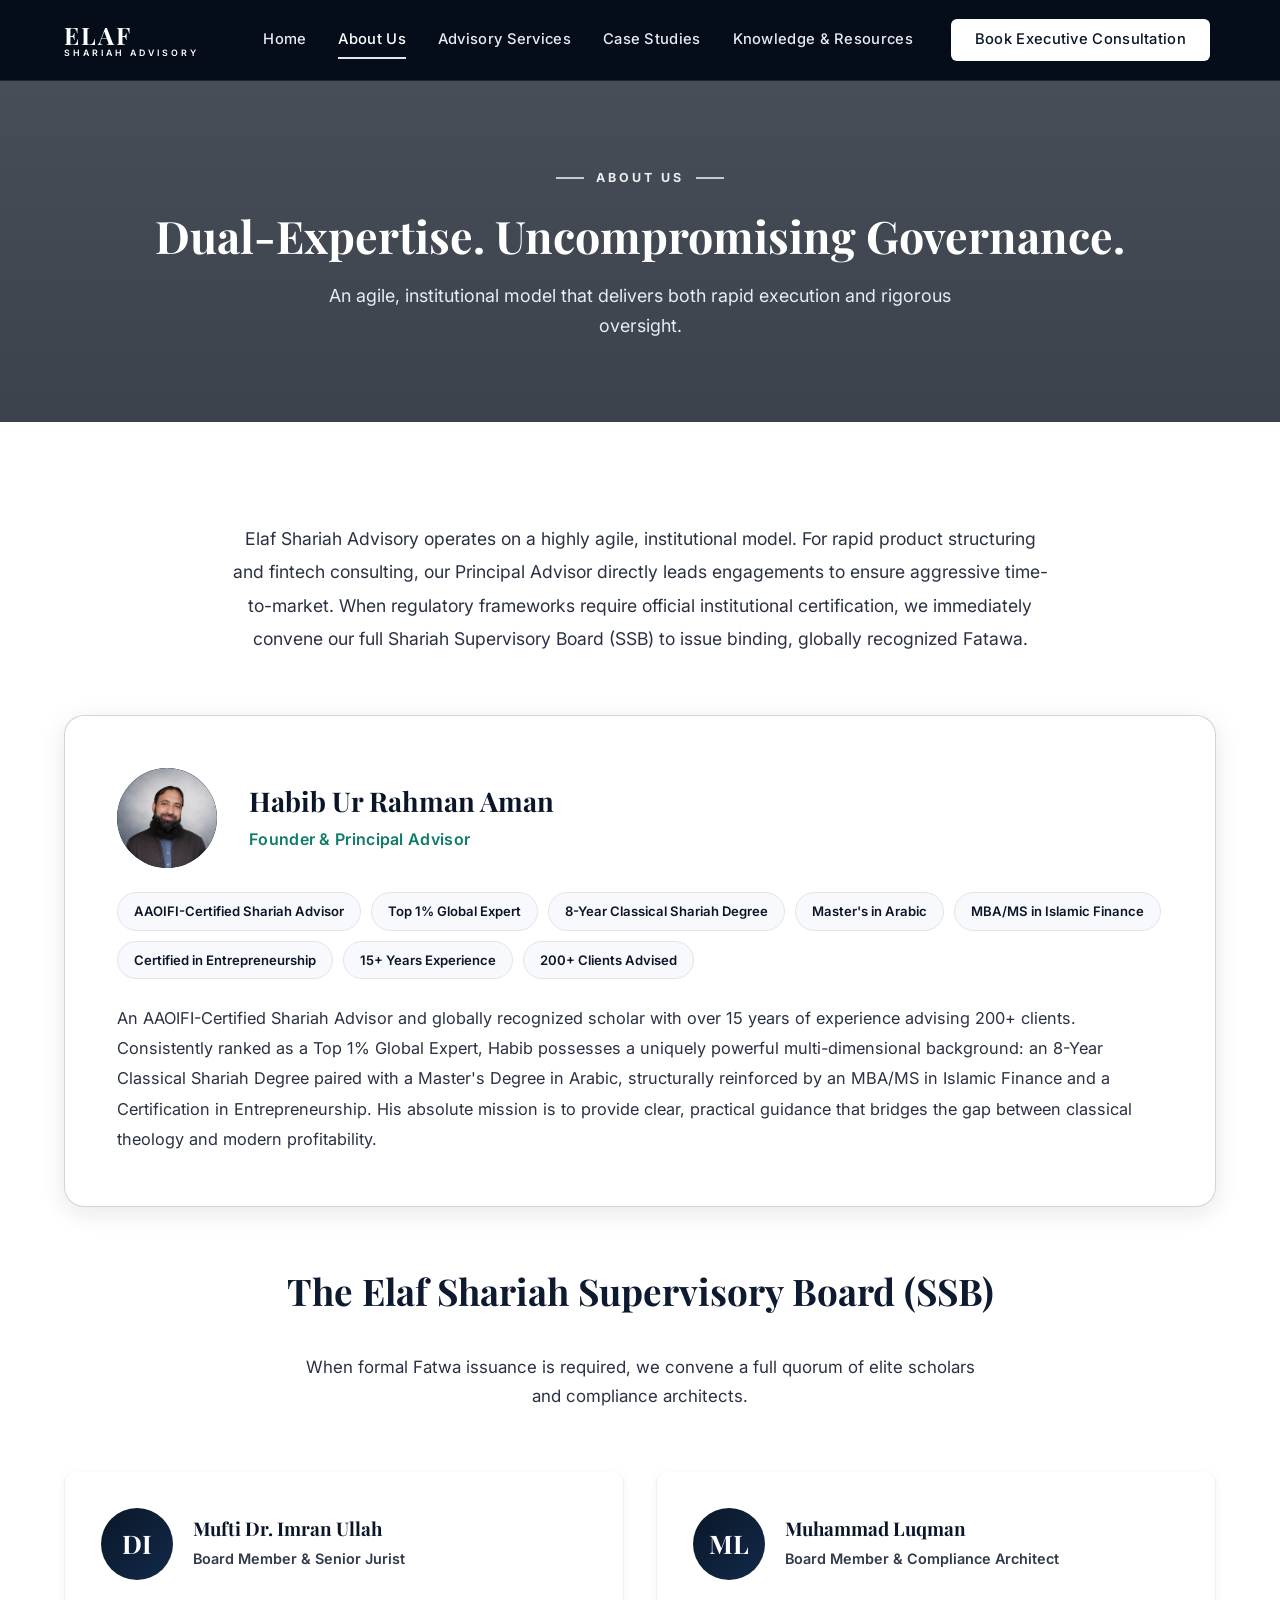
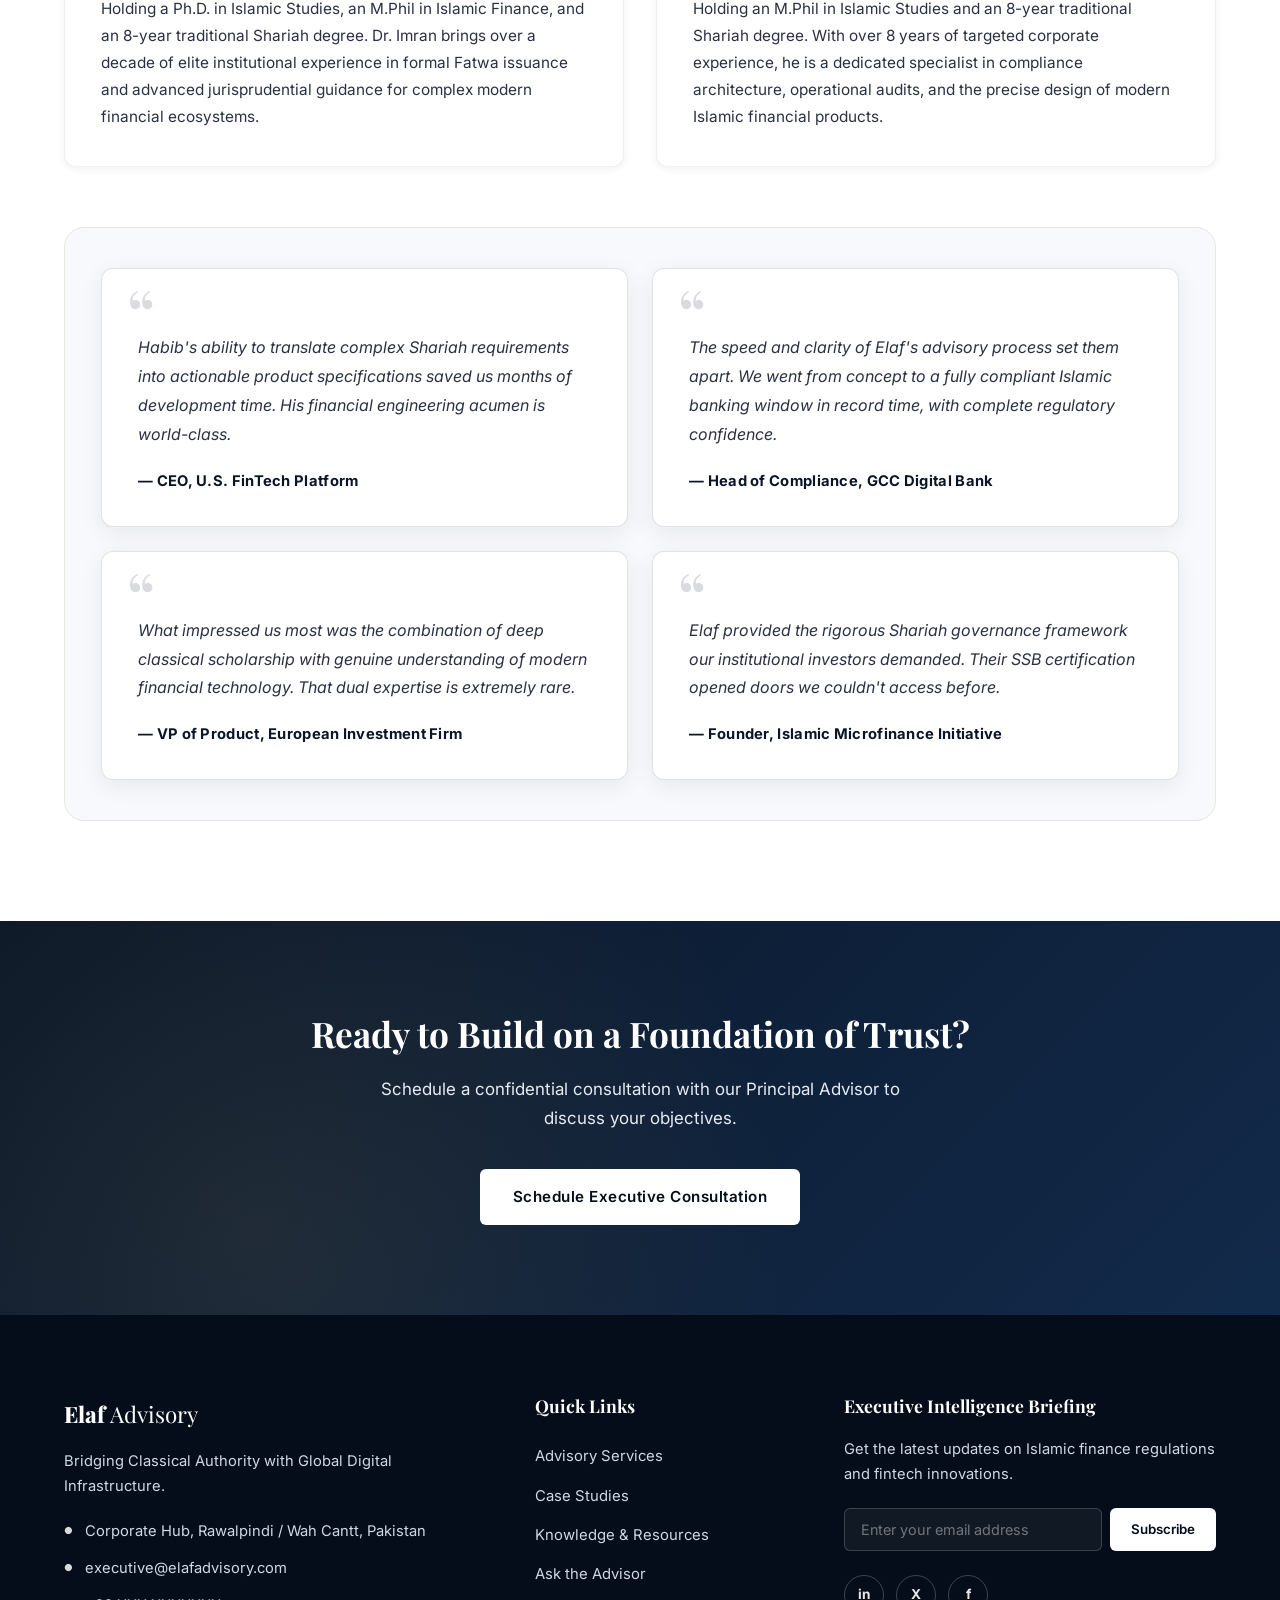
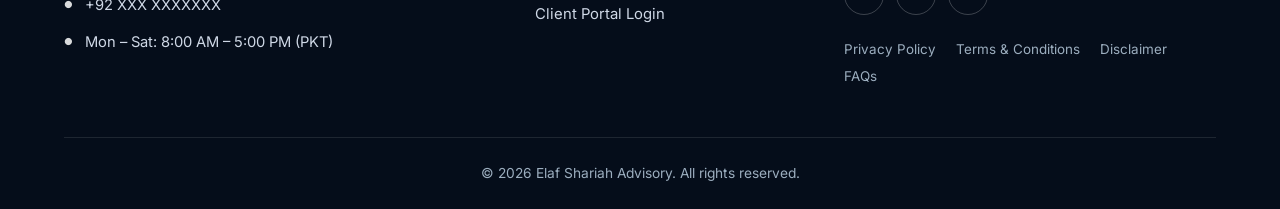
<file: about.html>
<!doctype html>
<html lang="en">
  <head>
    <meta charset="UTF-8" />
    <meta name="viewport" content="width=device-width, initial-scale=1.0" />
    <title>About Us | Elaf Shariah Advisory</title>
    <meta
      name="description"
      content="Meet the leadership behind Elaf Shariah Advisory — AAOIFI-certified expertise bridging classical theology and modern financial engineering."
    />
    <link rel="preconnect" href="https://fonts.googleapis.com" />
    <link rel="preconnect" href="https://fonts.gstatic.com" crossorigin />
    <link
      href="https://fonts.googleapis.com/css2?family=Inter:wght@400;500;600;700&family=Playfair+Display:wght@600;700;800&display=swap"
      rel="stylesheet"
    />
    <link rel="stylesheet" href="css/styles.css" />
  </head>
  <body class="page-about">
    <!-- ===== NAVIGATION ===== -->
    <nav class="navbar">
      <div class="container">
        <a href="index.html" class="nav-logo"><span>ELAF</span><small>Shariah Advisory</small></a>
        <div class="nav-links">
          <a href="index.html">Home</a>
          <a href="about.html">About Us</a>
          <a href="services.html">Advisory Services</a>
          <a href="case-studies.html">Case Studies</a>
          <a href="resources.html">Knowledge &amp; Resources</a>
          <a href="contact.html" class="nav-cta">Book Executive Consultation</a>
        </div>
        <button class="hamburger" aria-label="Toggle navigation">
          <span></span>
          <span></span>
          <span></span>
        </button>
      </div>
    </nav>

    <!-- ===== PAGE BANNER ===== -->
    <section class="page-banner page-banner--no-line">
      <div class="container">
        <span class="page-banner-eyebrow">About Us</span>
        <h1>Dual-Expertise. Uncompromising Governance.</h1>
        <p>
          An agile, institutional model that delivers both rapid execution and
          rigorous oversight.
        </p>
      </div>
    </section>

    <!-- ===== FIRM PHILOSOPHY ===== -->
    <section class="section">
      <div class="container">
        <p class="philosophy-text">
          Elaf Shariah Advisory operates on a highly agile, institutional model.
          For rapid product structuring and fintech consulting, our Principal
          Advisor directly leads engagements to ensure aggressive
          time-to-market. When regulatory frameworks require official
          institutional certification, we immediately convene our full Shariah
          Supervisory Board (SSB) to issue binding, globally recognized Fatawa.
        </p>

        <!-- ===== FOUNDER PROFILE ===== -->
        <div class="founder-card">
          <div class="profile-header">
            <div class="profile-avatar">
              <img src="images/habib-profile.jpg.png" alt="Habib Ur Rahman Aman">
            </div>
            <div class="profile-info">
              <h2>Habib Ur Rahman Aman</h2>
              <p class="title">Founder &amp; Principal Advisor</p>
            </div>
          </div>
          <div class="credentials-list">
            <span class="credential-tag">AAOIFI-Certified Shariah Advisor</span>
            <span class="credential-tag">Top 1% Global Expert</span>
            <span class="credential-tag">8-Year Classical Shariah Degree</span>
            <span class="credential-tag">Master's in Arabic</span>
            <span class="credential-tag">MBA/MS in Islamic Finance</span>
            <span class="credential-tag">Certified in Entrepreneurship</span>
            <span class="credential-tag">15+ Years Experience</span>
            <span class="credential-tag">200+ Clients Advised</span>
          </div>
          <p class="bio">
            An AAOIFI-Certified Shariah Advisor and globally recognized scholar
            with over 15 years of experience advising 200+ clients. Consistently
            ranked as a Top 1% Global Expert, Habib possesses a uniquely
            powerful multi-dimensional background: an 8-Year Classical Shariah
            Degree paired with a Master's Degree in Arabic, structurally
            reinforced by an MBA/MS in Islamic Finance and a Certification in
            Entrepreneurship. His absolute mission is to provide clear,
            practical guidance that bridges the gap between classical theology
            and modern profitability.
          </p>
        </div>

        <!-- ===== SHARIAH SUPERVISORY BOARD ===== -->
        <h2 class="section-title no-underline">The Elaf Shariah Supervisory Board (SSB)</h2>
        <p class="section-subtitle">
          When formal Fatwa issuance is required, we convene a full quorum of
          elite scholars and compliance architects.
        </p>

        <div class="ssb-grid">
          <div class="ssb-card">
            <div class="profile-header">
              <div class="profile-avatar">DI</div>
              <div>
                <h3>Mufti Dr. Imran Ullah</h3>
                <p class="title">Board Member &amp; Senior Jurist</p>
              </div>
            </div>
            <p>
              Holding a Ph.D. in Islamic Studies, an M.Phil in Islamic Finance,
              and an 8-year traditional Shariah degree. Dr. Imran brings over a
              decade of elite institutional experience in formal Fatwa issuance
              and advanced jurisprudential guidance for complex modern financial
              ecosystems.
            </p>
          </div>

          <div class="ssb-card">
            <div class="profile-header">
              <div class="profile-avatar">ML</div>
              <div>
                <h3>Muhammad Luqman</h3>
                <p class="title">Board Member &amp; Compliance Architect</p>
              </div>
            </div>
            <p>
              Holding an M.Phil in Islamic Studies and an 8-year traditional
              Shariah degree. With over 8 years of targeted corporate
              experience, he is a dedicated specialist in compliance
              architecture, operational audits, and the precise design of modern
              Islamic financial products.
            </p>
          </div>
        </div>

        <!-- ===== TESTIMONIALS ===== -->
        <div class="testimonials-wrap">
        <div class="testimonials-grid">
          <div class="testimonial-card">
            <p>
              Habib's ability to translate complex Shariah requirements into
              actionable product specifications saved us months of development
              time. His financial engineering acumen is world-class.
            </p>
            <span class="author">&mdash; CEO, U.S. FinTech Platform</span>
          </div>
          <div class="testimonial-card">
            <p>
              The speed and clarity of Elaf's advisory process set them apart.
              We went from concept to a fully compliant Islamic banking window
              in record time, with complete regulatory confidence.
            </p>
            <span class="author"
              >&mdash; Head of Compliance, GCC Digital Bank</span
            >
          </div>
          <div class="testimonial-card">
            <p>
              What impressed us most was the combination of deep classical
              scholarship with genuine understanding of modern financial
              technology. That dual expertise is extremely rare.
            </p>
            <span class="author"
              >&mdash; VP of Product, European Investment Firm</span
            >
          </div>
          <div class="testimonial-card">
            <p>
              Elaf provided the rigorous Shariah governance framework our
              institutional investors demanded. Their SSB certification opened
              doors we couldn't access before.
            </p>
            <span class="author"
              >&mdash; Founder, Islamic Microfinance Initiative</span
            >
          </div>
        </div>
        </div><!-- /.testimonials-wrap -->
      </div>
    </section>

    <!-- ===== CTA ===== -->
    <section class="cta-section">
      <div class="container">
        <h2>Ready to Build on a Foundation of Trust?</h2>
        <p>
          Schedule a confidential consultation with our Principal Advisor to
          discuss your objectives.
        </p>
        <a href="contact.html" class="btn btn-gold"
          >Schedule Executive Consultation</a
        >
      </div>
    </section>

    <!-- ===== FOOTER ===== -->
    <footer class="footer">
      <div class="container">
        <div class="footer-grid">
          <div>
            <div class="footer-brand"><span>Elaf</span> Advisory</div>
            <p class="footer-desc">
              Bridging Classical Authority with Global Digital Infrastructure.
            </p>
            <div class="footer-contact-item">
              <span>&#9679;</span> Corporate Hub, Rawalpindi / Wah Cantt,
              Pakistan
            </div>
            <div class="footer-contact-item">
              <span>&#9679;</span> executive@elafadvisory.com
            </div>
            <div class="footer-contact-item">
              <span>&#9679;</span> +92 XXX XXXXXXX
            </div>
            <div class="footer-contact-item">
              <span>&#9679;</span> Mon &ndash; Sat: 8:00 AM &ndash; 5:00 PM
              (PKT)
            </div>
          </div>
          <div>
            <h4>Quick Links</h4>
            <div class="footer-links">
              <a href="services.html">Advisory Services</a>
              <a href="case-studies.html">Case Studies</a>
              <a href="resources.html">Knowledge &amp; Resources</a>
              <a href="resources.html#ask">Ask the Advisor</a>
              <a href="#">Client Portal Login</a>
            </div>
          </div>
          <div>
            <h4>Executive Intelligence Briefing</h4>
            <p class="footer-desc">
              Get the latest updates on Islamic finance regulations and fintech
              innovations.
            </p>
            <form
              class="newsletter-form"
              action="https://formsubmit.co/shayanfaiq34@gmail.com"
              method="POST"
            >
              <input
                type="hidden"
                name="_subject"
                value="New Newsletter Subscription from Website (About)"
              />
              <input
                type="email"
                placeholder="Enter your email address"
                required
              />
              <button type="submit">Subscribe</button>
            </form>
            <div class="social-links">
              <a href="#" class="social-link" aria-label="LinkedIn">in</a>
              <a href="#" class="social-link" aria-label="Twitter">X</a>
              <a href="#" class="social-link" aria-label="Facebook">f</a>
            </div>
            <div class="footer-legal">
              <a href="#">Privacy Policy</a>
              <a href="#">Terms &amp; Conditions</a>
              <a href="#">Disclaimer</a>
              <a href="#">FAQs</a>
            </div>
          </div>
        </div>
        <div class="footer-bottom">
          &copy; 2026 Elaf Shariah Advisory. All rights reserved.
        </div>
      </div>
    </footer>

    <script src="js/main.js"></script>
  </body>
</html>
</file>
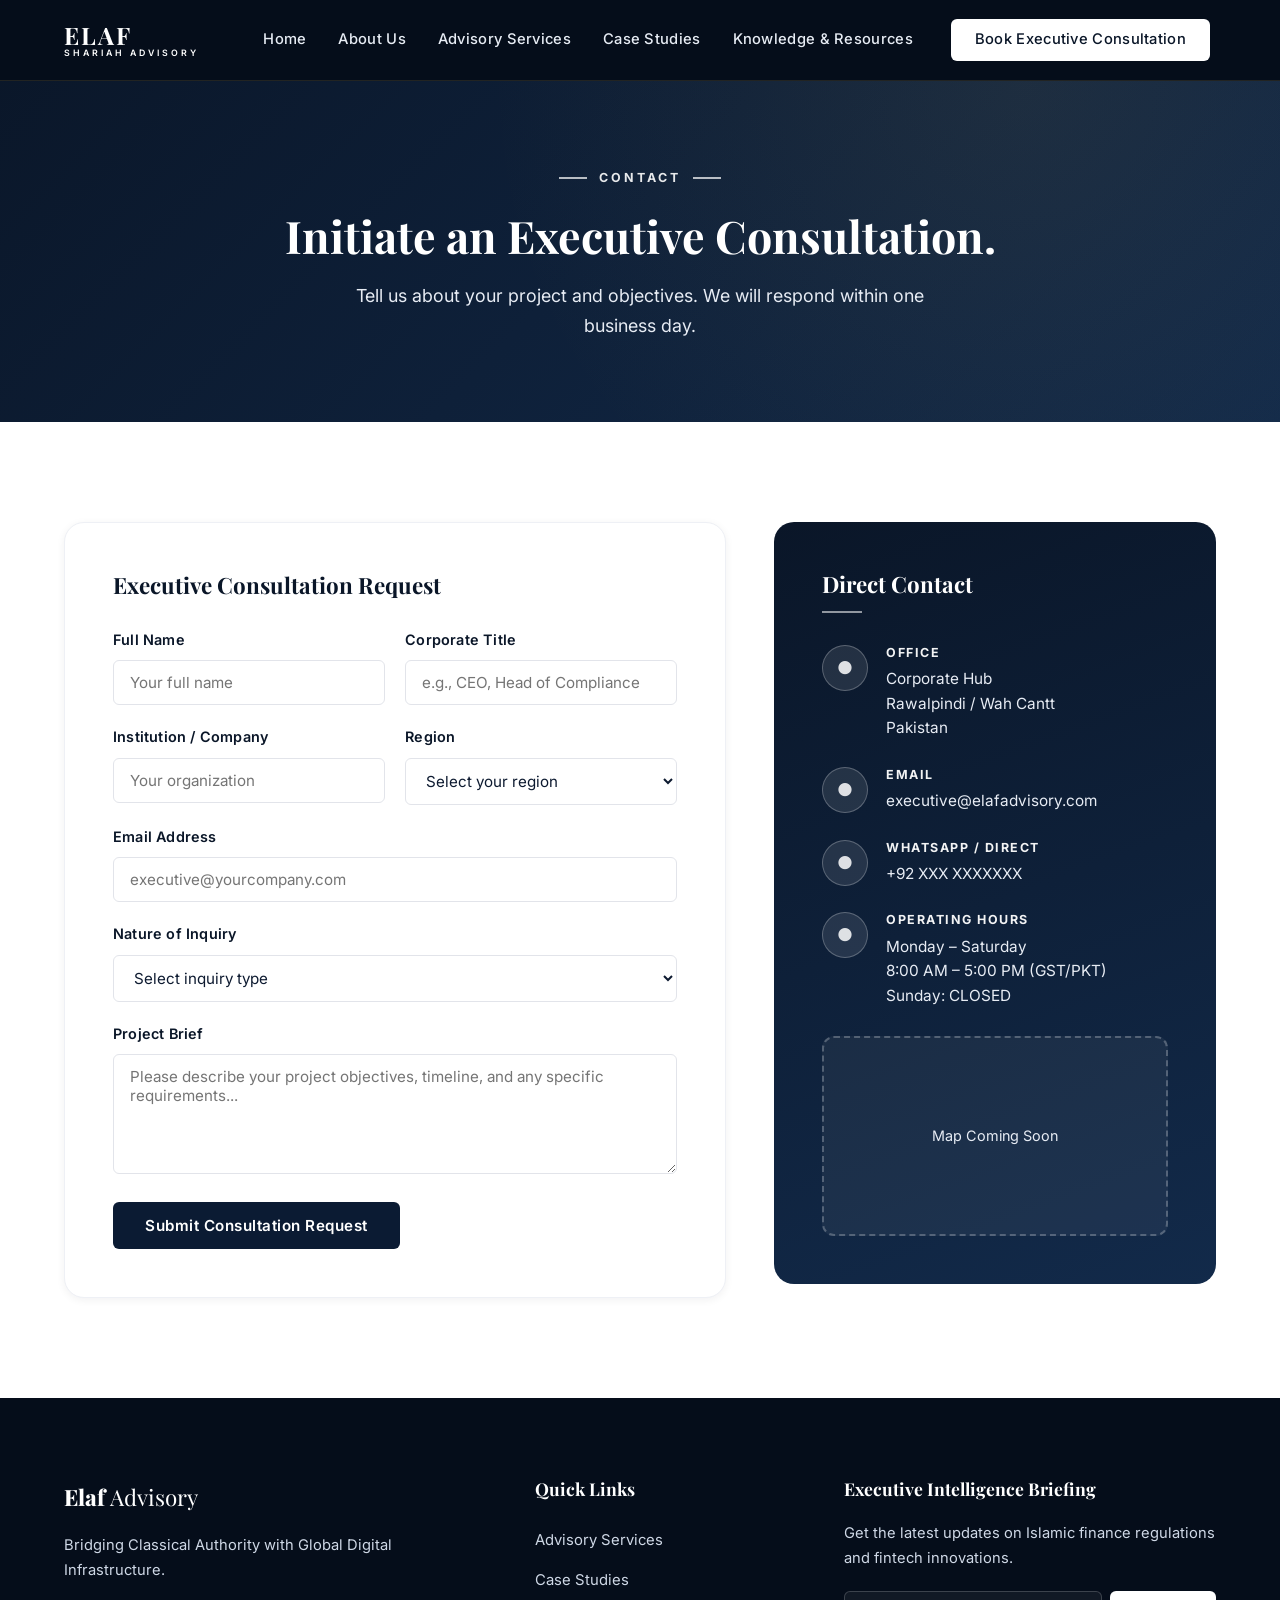
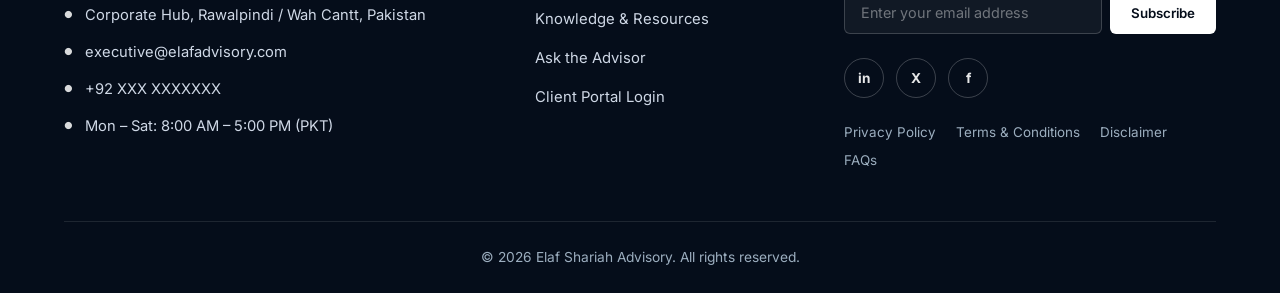
<file: contact.html>
<!doctype html>
<html lang="en">
  <head>
    <meta charset="UTF-8" />
    <meta name="viewport" content="width=device-width, initial-scale=1.0" />
    <title>Contact | Elaf Shariah Advisory</title>
    <meta
      name="description"
      content="Initiate an executive consultation with Elaf Shariah Advisory. Schedule a call to discuss your Islamic finance and Shariah compliance requirements."
    />
    <link rel="preconnect" href="https://fonts.googleapis.com" />
    <link rel="preconnect" href="https://fonts.gstatic.com" crossorigin />
    <link
      href="https://fonts.googleapis.com/css2?family=Inter:wght@400;500;600;700&family=Playfair+Display:wght@600;700;800&display=swap"
      rel="stylesheet"
    />
    <link rel="stylesheet" href="css/styles.css" />
  </head>
  <body class="page-contact">
    <!-- ===== NAVIGATION ===== -->
    <nav class="navbar">
      <div class="container">
        <a href="index.html" class="nav-logo"><span>ELAF</span><small>Shariah Advisory</small></a>
        <div class="nav-links">
          <a href="index.html">Home</a>
          <a href="about.html">About Us</a>
          <a href="services.html">Advisory Services</a>
          <a href="case-studies.html">Case Studies</a>
          <a href="resources.html">Knowledge &amp; Resources</a>
          <a href="contact.html" class="nav-cta">Book Executive Consultation</a>
        </div>
        <button class="hamburger" aria-label="Toggle navigation">
          <span></span>
          <span></span>
          <span></span>
        </button>
      </div>
    </nav>

    <!-- ===== PAGE BANNER ===== -->
    <section class="page-banner page-banner--no-line">
      <div class="container">
        <span class="page-banner-eyebrow">Contact</span>
        <h1>Initiate an Executive Consultation.</h1>
        <p>
          Tell us about your project and objectives. We will respond within one
          business day.
        </p>
      </div>
    </section>

    <!-- ===== CONTACT FORM + INFO ===== -->
    <section class="section">
      <div class="container">
        <div class="contact-grid">
          <!-- Onboarding Form -->
          <div class="form-section">
            <h3
              style="
                font-family: &quot;Playfair Display&quot;, serif;
                font-size: 1.4rem;
                color: var(--navy);
                margin-bottom: 28px;
              "
            >
              Executive Consultation Request
            </h3>
            <form
              class="contact-form"
              action="https://formsubmit.co/shayanfaiq34@gmail.com"
              method="POST"
            >
              <input
                type="hidden"
                name="_subject"
                value="New Executive Consultation Request from Website"
              />
              <div class="form-row">
                <div class="form-group">
                  <label for="contact-name">Full Name</label>
                  <input
                    type="text"
                    id="contact-name"
                    name="name"
                    placeholder="Your full name"
                    required
                  />
                </div>
                <div class="form-group">
                  <label for="contact-title">Corporate Title</label>
                  <input
                    type="text"
                    id="contact-title"
                    name="title"
                    placeholder="e.g., CEO, Head of Compliance"
                  />
                </div>
              </div>
              <div class="form-row">
                <div class="form-group">
                  <label for="contact-company">Institution / Company</label>
                  <input
                    type="text"
                    id="contact-company"
                    name="company"
                    placeholder="Your organization"
                    required
                  />
                </div>
                <div class="form-group">
                  <label for="contact-region">Region</label>
                  <select id="contact-region" name="region" required>
                    <option value="">Select your region</option>
                    <option value="gcc">GCC (UAE, KSA, Qatar, etc.)</option>
                    <option value="mena">MENA</option>
                    <option value="southeast-asia">Southeast Asia</option>
                    <option value="north-america">North America</option>
                    <option value="europe">Europe &amp; UK</option>
                    <option value="africa">Africa</option>
                    <option value="central-asia">Central Asia</option>
                    <option value="other">Other</option>
                  </select>
                </div>
              </div>
              <div class="form-group">
                <label for="contact-email">Email Address</label>
                <input
                  type="email"
                  id="contact-email"
                  name="email"
                  placeholder="executive@yourcompany.com"
                  required
                />
              </div>
              <div class="form-group">
                <label for="contact-inquiry">Nature of Inquiry</label>
                <select id="contact-inquiry" name="inquiry" required>
                  <option value="">Select inquiry type</option>
                  <option value="product-structuring">
                    Islamic Financial Product Structuring
                  </option>
                  <option value="digital-banking">
                    Digital Banking Compliance
                  </option>
                  <option value="fintech-crypto">
                    FinTech, Crypto &amp; Digital Assets
                  </option>
                  <option value="regtech">RegTech Integration</option>
                  <option value="frontier-markets">
                    Frontier Market Expansion
                  </option>
                  <option value="sustainable-finance">
                    Sustainable Finance &amp; Green Sukuk
                  </option>
                  <option value="shariah-board">
                    Shariah Board Representation
                  </option>
                  <option value="other">Other</option>
                </select>
              </div>
              <div class="form-group">
                <label for="contact-brief">Project Brief</label>
                <textarea
                  id="contact-brief"
                  name="brief"
                  placeholder="Please describe your project objectives, timeline, and any specific requirements..."
                  required
                ></textarea>
              </div>
              <button type="submit" class="btn btn-gold">
                Submit Consultation Request
              </button>
            </form>
          </div>

          <!-- Contact Info Card -->
          <div class="contact-info-card">
            <h3>Direct Contact</h3>

            <div class="contact-item">
              <div class="contact-icon">&#9679;</div>
              <div>
                <h4>Office</h4>
                <p>Corporate Hub<br />Rawalpindi / Wah Cantt<br />Pakistan</p>
              </div>
            </div>

            <div class="contact-item">
              <div class="contact-icon">&#9679;</div>
              <div>
                <h4>Email</h4>
                <p>executive@elafadvisory.com</p>
              </div>
            </div>

            <div class="contact-item">
              <div class="contact-icon">&#9679;</div>
              <div>
                <h4>WhatsApp / Direct</h4>
                <p>+92 XXX XXXXXXX</p>
              </div>
            </div>

            <div class="contact-item">
              <div class="contact-icon">&#9679;</div>
              <div>
                <h4>Operating Hours</h4>
                <p>
                  Monday &ndash; Saturday<br />8:00 AM &ndash; 5:00 PM
                  (GST/PKT)<br />Sunday: CLOSED
                </p>
              </div>
            </div>

            <div class="map-placeholder">Map Coming Soon</div>
          </div>
        </div>
      </div>
    </section>

    <!-- ===== FOOTER ===== -->
    <footer class="footer">
      <div class="container">
        <div class="footer-grid">
          <div>
            <div class="footer-brand"><span>Elaf</span> Advisory</div>
            <p class="footer-desc">
              Bridging Classical Authority with Global Digital Infrastructure.
            </p>
            <div class="footer-contact-item">
              <span>&#9679;</span> Corporate Hub, Rawalpindi / Wah Cantt,
              Pakistan
            </div>
            <div class="footer-contact-item">
              <span>&#9679;</span> executive@elafadvisory.com
            </div>
            <div class="footer-contact-item">
              <span>&#9679;</span> +92 XXX XXXXXXX
            </div>
            <div class="footer-contact-item">
              <span>&#9679;</span> Mon &ndash; Sat: 8:00 AM &ndash; 5:00 PM
              (PKT)
            </div>
          </div>
          <div>
            <h4>Quick Links</h4>
            <div class="footer-links">
              <a href="services.html">Advisory Services</a>
              <a href="case-studies.html">Case Studies</a>
              <a href="resources.html">Knowledge &amp; Resources</a>
              <a href="resources.html#ask">Ask the Advisor</a>
              <a href="#">Client Portal Login</a>
            </div>
          </div>
          <div>
            <h4>Executive Intelligence Briefing</h4>
            <p class="footer-desc">
              Get the latest updates on Islamic finance regulations and fintech
              innovations.
            </p>
            <form
              class="newsletter-form"
              action="https://formsubmit.co/shayanfaiq34@gmail.com"
              method="POST"
            >
              <input
                type="hidden"
                name="_subject"
                value="New Newsletter Subscription from Website (Contact)"
              />
              <input
                type="email"
                placeholder="Enter your email address"
                required
              />
              <button type="submit">Subscribe</button>
            </form>
            <div class="social-links">
              <a href="#" class="social-link" aria-label="LinkedIn">in</a>
              <a href="#" class="social-link" aria-label="Twitter">X</a>
              <a href="#" class="social-link" aria-label="Facebook">f</a>
            </div>
            <div class="footer-legal">
              <a href="#">Privacy Policy</a>
              <a href="#">Terms &amp; Conditions</a>
              <a href="#">Disclaimer</a>
              <a href="#">FAQs</a>
            </div>
          </div>
        </div>
        <div class="footer-bottom">
          &copy; 2026 Elaf Shariah Advisory. All rights reserved.
        </div>
      </div>
    </footer>

    <script src="js/main.js"></script>
  </body>
</html>
</file>
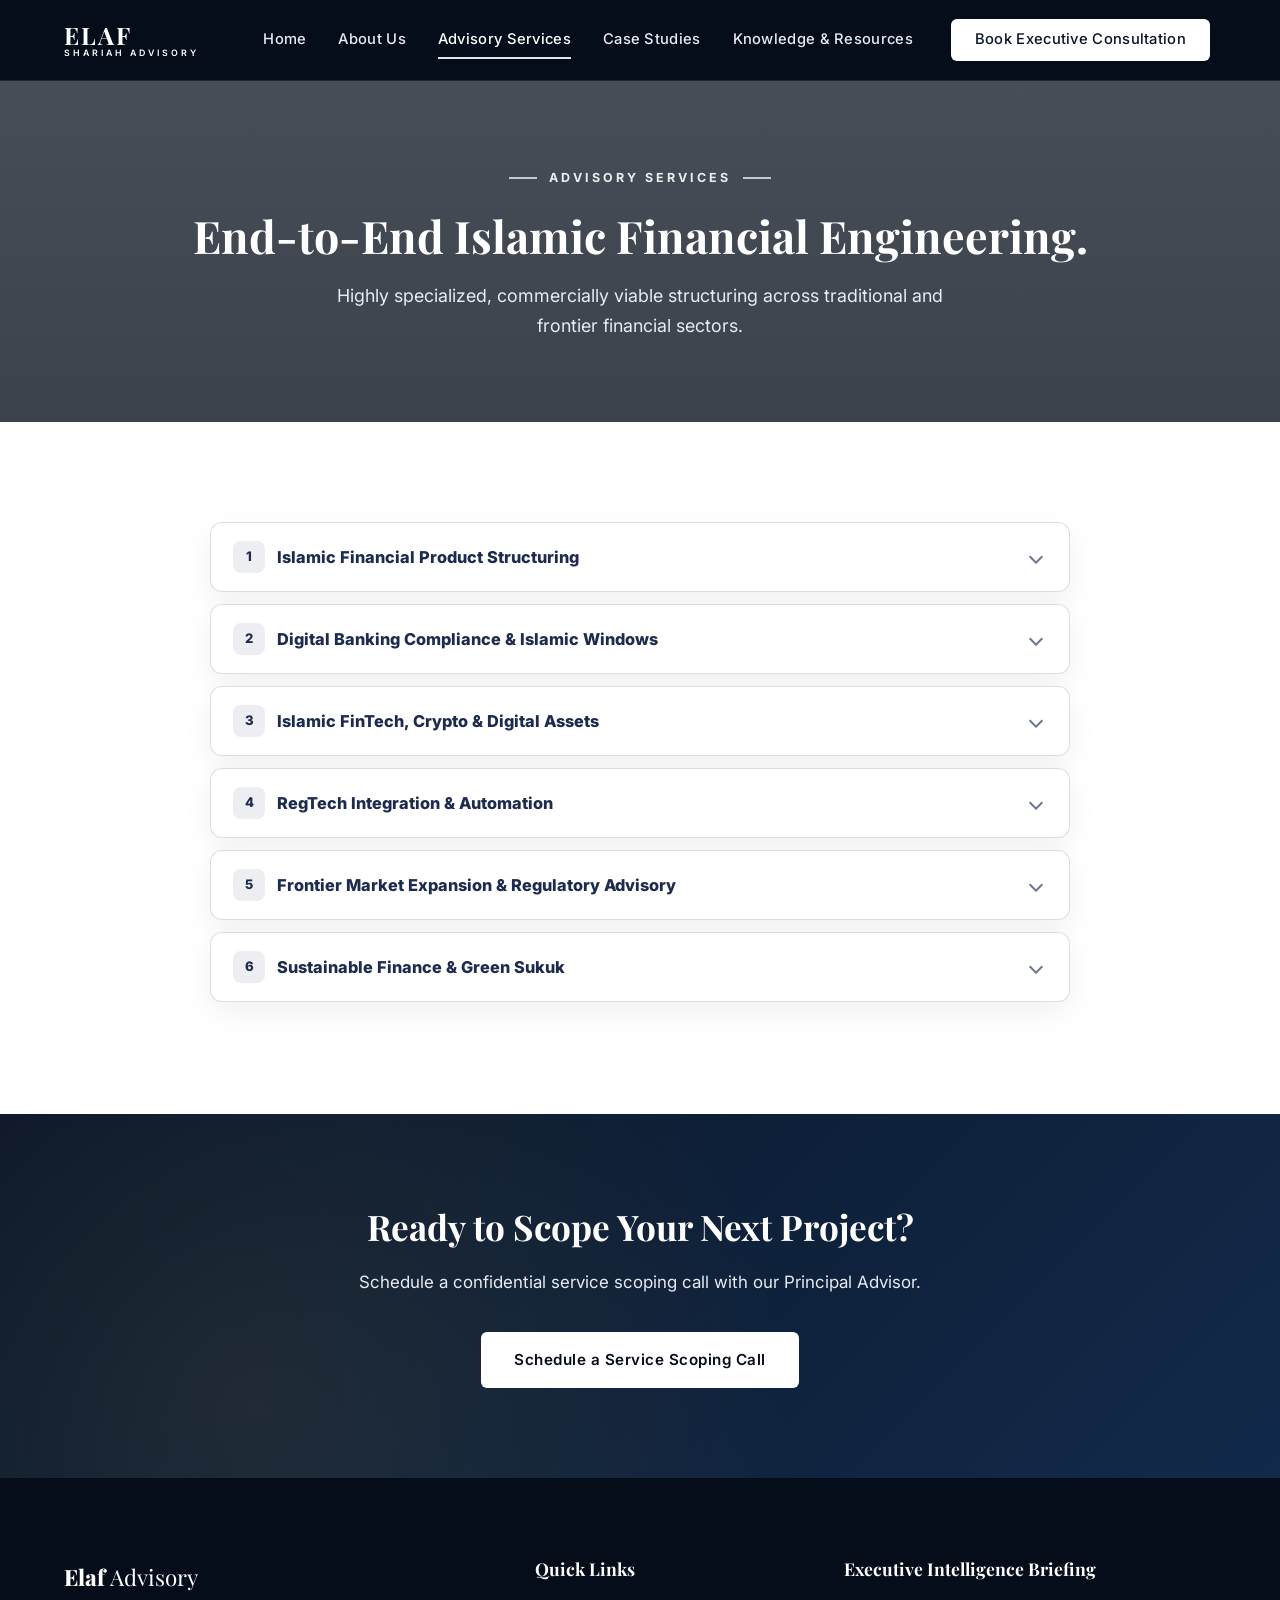
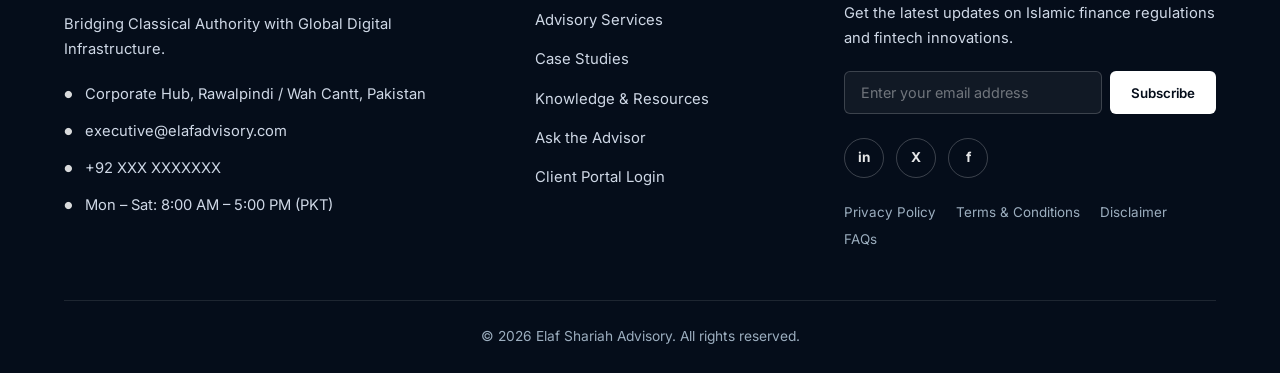
<file: services.html>
<!doctype html>
<html lang="en">
  <head>
    <meta charset="UTF-8" />
    <meta name="viewport" content="width=device-width, initial-scale=1.0" />
    <title>Advisory Services | Elaf Shariah Advisory</title>
    <meta
      name="description"
      content="End-to-end Islamic financial engineering — product structuring, digital banking, FinTech, crypto, RegTech, frontier markets, and sustainable finance."
    />
    <link rel="preconnect" href="https://fonts.googleapis.com" />
    <link rel="preconnect" href="https://fonts.gstatic.com" crossorigin />
    <link
      href="https://fonts.googleapis.com/css2?family=Inter:wght@400;500;600;700&family=Playfair+Display:wght@600;700;800&display=swap"
      rel="stylesheet"
    />
    <link rel="stylesheet" href="css/styles.css" />
  </head>
  <body class="page-services">
    <!-- ===== NAVIGATION ===== -->
    <nav class="navbar">
      <div class="container">
        <a href="index.html" class="nav-logo"><span>ELAF</span><small>Shariah Advisory</small></a>
        <div class="nav-links">
          <a href="index.html">Home</a>
          <a href="about.html">About Us</a>
          <a href="services.html">Advisory Services</a>
          <a href="case-studies.html">Case Studies</a>
          <a href="resources.html">Knowledge &amp; Resources</a>
          <a href="contact.html" class="nav-cta">Book Executive Consultation</a>
        </div>
        <button class="hamburger" aria-label="Toggle navigation">
          <span></span>
          <span></span>
          <span></span>
        </button>
      </div>
    </nav>

    <!-- ===== PAGE BANNER ===== -->
    <section class="page-banner page-banner--no-line">
      <div class="container">
        <span class="page-banner-eyebrow">Advisory Services</span>
        <h1>End-to-End Islamic Financial Engineering.</h1>
        <p>
          Highly specialized, commercially viable structuring across traditional
          and frontier financial sectors.
        </p>
      </div>
    </section>

    <!-- ===== ACCORDION SERVICES ===== -->
    <section class="section">
      <div class="container">
        <div class="accordion">
          <!-- 1 -->
          <div class="accordion-item">
            <div class="accordion-header">
              <h3>
                <span class="accordion-number">1</span> Islamic Financial
                Product Structuring
              </h3>
              <div class="accordion-icon"></div>
            </div>
            <div class="accordion-body">
              <div class="accordion-content">
                <p>
                  We design executable, regulator-compliant frameworks for banks
                  and corporate institutions.
                </p>
                <ul>
                  <li>Murabaha financing architectures &amp; calculators.</li>
                  <li>Musharakah &amp; Mudarabah corporate partnerships.</li>
                  <li>
                    Ijarah (leasing) frameworks &amp; Sukuk debt
                    conceptualization.
                  </li>
                  <li>
                    Takaful (Islamic Insurance) and supply chain financing
                    models.
                  </li>
                </ul>
              </div>
            </div>
          </div>

          <!-- 2 -->
          <div class="accordion-item">
            <div class="accordion-header">
              <h3>
                <span class="accordion-number">2</span> Digital Banking
                Compliance &amp; Islamic Windows
              </h3>
              <div class="accordion-icon"></div>
            </div>
            <div class="accordion-body">
              <div class="accordion-content">
                <p>
                  End-to-end Shariah compliance for the next generation of
                  banking.
                </p>
                <ul>
                  <li>
                    Advising new, digital-only Islamic banks (mirroring
                    frameworks like UAE's Ruya Bank or Saudi's STC Bank).
                  </li>
                  <li>
                    Structuring and launching digital "Islamic Windows" for
                    conventional tier-1 banks.
                  </li>
                </ul>
              </div>
            </div>
          </div>

          <!-- 3 -->
          <div class="accordion-item">
            <div class="accordion-header">
              <h3>
                <span class="accordion-number">3</span> Islamic FinTech, Crypto
                &amp; Digital Assets
              </h3>
              <div class="accordion-icon"></div>
            </div>
            <div class="accordion-body">
              <div class="accordion-content">
                <p>
                  We do not merely audit innovation &mdash; we engineer it
                  ethically.
                </p>
                <ul>
                  <li>
                    <strong>Crypto &amp; Smart Contracts:</strong> Providing
                    definitive rulings (Fatawa) and structural advice on
                    specific cryptocurrencies, stablecoins, and blockchain
                    ecosystems.
                  </li>
                  <li>
                    <strong>Tokenization:</strong> Shariah-compliant structuring
                    for tokenized Real-World Assets (RWAs).
                  </li>
                  <li>
                    <strong>Digital Lending &amp; Crowdfunding:</strong>
                    Peer-to-peer and embedded finance solutions.
                  </li>
                </ul>
              </div>
            </div>
          </div>

          <!-- 4 -->
          <div class="accordion-item">
            <div class="accordion-header">
              <h3>
                <span class="accordion-number">4</span> RegTech Integration
                &amp; Automation
              </h3>
              <div class="accordion-icon"></div>
            </div>
            <div class="accordion-body">
              <div class="accordion-content">
                <p>Bridging the gap between software and Shariah.</p>
                <ul>
                  <li>
                    Helping financial technology platforms automate Shariah
                    screening and compliance protocols directly within their
                    UI/UX and backend workflows.
                  </li>
                </ul>
              </div>
            </div>
          </div>

          <!-- 5 -->
          <div class="accordion-item">
            <div class="accordion-header">
              <h3>
                <span class="accordion-number">5</span> Frontier Market
                Expansion &amp; Regulatory Advisory
              </h3>
              <div class="accordion-icon"></div>
            </div>
            <div class="accordion-body">
              <div class="accordion-content">
                <p>
                  Islamic finance is rapidly expanding beyond the GCC and
                  Southeast Asia. We guide institutions entering new
                  territories.
                </p>
                <ul>
                  <li>
                    <strong>Regulatory Advisory:</strong> Consulting with
                    central banks and financial institutions in Sub-Saharan
                    Africa (e.g., Uganda, Ethiopia) and Central Asia to draft
                    their first Islamic banking frameworks and legislation.
                  </li>
                  <li>
                    <strong>Liquidity Management:</strong> Helping newly
                    established Islamic banks in frontier markets develop
                    Shariah-compliant, short-term liquidity tools to manage
                    their treasury operations.
                  </li>
                </ul>
              </div>
            </div>
          </div>

          <!-- 6 -->
          <div class="accordion-item">
            <div class="accordion-header">
              <h3>
                <span class="accordion-number">6</span> Sustainable Finance
                &amp; Green Sukuk
              </h3>
              <div class="accordion-icon"></div>
            </div>
            <div class="accordion-body">
              <div class="accordion-content">
                <p>
                  Structuring environmentally focused financial instruments that
                  align with both global sustainability standards and Maqasid
                  al-Shariah.
                </p>
                <ul>
                  <li>ESG fund structuring and ethical portfolio design.</li>
                  <li>Green Sukuk issuance frameworks.</li>
                  <li>
                    Alignment with international sustainability reporting
                    standards.
                  </li>
                </ul>
              </div>
            </div>
          </div>
        </div>
      </div>
    </section>

    <!-- ===== CTA ===== -->
    <section class="cta-section">
      <div class="container">
        <h2>Ready to Scope Your Next Project?</h2>
        <p>
          Schedule a confidential service scoping call with our Principal
          Advisor.
        </p>
        <a href="contact.html" class="btn btn-gold"
          >Schedule a Service Scoping Call</a
        >
      </div>
    </section>

    <!-- ===== FOOTER ===== -->
    <footer class="footer">
      <div class="container">
        <div class="footer-grid">
          <div>
            <div class="footer-brand"><span>Elaf</span> Advisory</div>
            <p class="footer-desc">
              Bridging Classical Authority with Global Digital Infrastructure.
            </p>
            <div class="footer-contact-item">
              <span>&#9679;</span> Corporate Hub, Rawalpindi / Wah Cantt,
              Pakistan
            </div>
            <div class="footer-contact-item">
              <span>&#9679;</span> executive@elafadvisory.com
            </div>
            <div class="footer-contact-item">
              <span>&#9679;</span> +92 XXX XXXXXXX
            </div>
            <div class="footer-contact-item">
              <span>&#9679;</span> Mon &ndash; Sat: 8:00 AM &ndash; 5:00 PM
              (PKT)
            </div>
          </div>
          <div>
            <h4>Quick Links</h4>
            <div class="footer-links">
              <a href="services.html">Advisory Services</a>
              <a href="case-studies.html">Case Studies</a>
              <a href="resources.html">Knowledge &amp; Resources</a>
              <a href="resources.html#ask">Ask the Advisor</a>
              <a href="#">Client Portal Login</a>
            </div>
          </div>
          <div>
            <h4>Executive Intelligence Briefing</h4>
            <p class="footer-desc">
              Get the latest updates on Islamic finance regulations and fintech
              innovations.
            </p>
            <form
              class="newsletter-form"
              action="https://formsubmit.co/shayanfaiq34@gmail.com"
              method="POST"
            >
              <input
                type="hidden"
                name="_subject"
                value="New Newsletter Subscription from Website (Services)"
              />
              <input
                type="email"
                placeholder="Enter your email address"
                required
              />
              <button type="submit">Subscribe</button>
            </form>
            <div class="social-links">
              <a href="#" class="social-link" aria-label="LinkedIn">in</a>
              <a href="#" class="social-link" aria-label="Twitter">X</a>
              <a href="#" class="social-link" aria-label="Facebook">f</a>
            </div>
            <div class="footer-legal">
              <a href="#">Privacy Policy</a>
              <a href="#">Terms &amp; Conditions</a>
              <a href="#">Disclaimer</a>
              <a href="#">FAQs</a>
            </div>
          </div>
        </div>
        <div class="footer-bottom">
          &copy; 2026 Elaf Shariah Advisory. All rights reserved.
        </div>
      </div>
    </footer>

    <script src="js/main.js"></script>
  </body>
</html>
</file>
<file: css/styles.css>
/* ============================================
   ELAF SHARIAH ADVISORY — DESIGN SYSTEM
   ============================================ */

/* --- CSS Custom Properties --- */
:root {
  /* Primary brand */
  --navy: #0a1628;
  --navy-light: #122a4a;
  --navy-deep: #050d1a;

  /* Emerald/teal — Shariah finance accent (inspired by Amanah/Amanie/Shariyah) */
  --teal: #0e7c66;
  --teal-dark: #0a5a4a;
  --teal-light: #16a085;
  --teal-tint: #e6f4f0;

  /* Gold — used ONLY for accents (borders, dots, icons, buttons), not body text */
  --gold: #c8a951;
  --gold-hover: #d4b96a;
  --gold-dark: #8b6f2a;

  /* Neutrals */
  --white: #ffffff;
  --off-white: #f7f9fc;
  --cream: #faf8f3;

  /* Text — high contrast for readability */
  --text-dark: #0d1a30;     /* headings on light bg */
  --text-body: #2a3142;     /* body on light bg */
  --text-muted: #4a5165;    /* secondary on light bg (darker than before for contrast) */
  --text-on-dark: #ffffff;  /* main text on dark bg */
  --text-on-dark-soft: #cfd8e6; /* secondary on dark bg (brighter than before) */
  --text-light: #cfd8e6;    /* alias for backwards-compat — was #e0e0e0 */

  --border-light: #e2e4ea;
  --border-soft: #eef0f5;

  --shadow-sm: 0 2px 8px rgba(10, 22, 40, 0.06);
  --shadow-md: 0 6px 24px rgba(10, 22, 40, 0.10);
  --shadow-lg: 0 12px 40px rgba(10, 22, 40, 0.14);

  --radius-sm: 6px;
  --radius-md: 12px;
  --radius-lg: 20px;
  --transition: 0.3s ease;
  --max-width: 1200px;
}

/* --- Reset & Base --- */
*,
*::before,
*::after {
  margin: 0;
  padding: 0;
  box-sizing: border-box;
}

html {
  scroll-behavior: smooth;
  font-size: 16px;
}

body {
  font-family: "Inter", sans-serif;
  color: var(--text-dark);
  line-height: 1.7;
  background: var(--white);
  -webkit-font-smoothing: antialiased;
}

h1,
h2,
h3,
h4,
h5,
h6 {
  font-family: "Playfair Display", serif;
  line-height: 1.3;
  color: var(--text-dark);
}

a {
  text-decoration: none;
  color: inherit;
  transition: color var(--transition);
}

ul {
  list-style: none;
}

img {
  max-width: 100%;
  display: block;
}

.container {
  max-width: var(--max-width);
  margin: 0 auto;
  padding: 0 24px;
}

/* ============================================
   NAVIGATION
   ============================================ */
.navbar {
  position: fixed;
  top: 0;
  left: 0;
  right: 0;
  z-index: 1000;
  background: var(--navy-deep);
  padding: 0 24px;
  border-bottom: 1px solid rgba(200, 169, 81, 0.15);
  transition:
    box-shadow var(--transition),
    background var(--transition);
}

.navbar.scrolled {
  box-shadow: var(--shadow-lg);
  background: rgba(5, 13, 26, 0.97);
  backdrop-filter: blur(8px);
}

.navbar .container {
  display: flex;
  align-items: center;
  justify-content: space-between;
  height: 80px;
}

.nav-logo {
  display: flex;
  flex-direction: column;
  line-height: 1.1;
  text-decoration: none;
}

.nav-logo span {
  font-family: "Playfair Display", serif;
  font-size: 1.5rem;
  font-weight: 700;
  color: var(--white);
  letter-spacing: 2px;
  text-transform: uppercase;
}

.nav-logo small {
  font-size: 0.55rem;
  font-weight: 600;
  color: var(--white);
  letter-spacing: 3px;
  text-transform: uppercase;
}

.nav-links {
  display: flex;
  align-items: center;
  gap: 32px;
}

.nav-links a {
  color: #e7ecf4;
  font-size: 0.92rem;
  font-weight: 500;
  letter-spacing: 0.3px;
  position: relative;
  padding: 4px 0;
}

.nav-links a::after {
  content: "";
  position: absolute;
  bottom: -2px;
  left: 0;
  width: 0;
  height: 2px;
  background: rgba(255, 255, 255, 0.9);
  transition: width var(--transition);
}

.nav-links a:hover::after,
.nav-links a.active::after {
  width: 100%;
}

.nav-links a:hover,
.nav-links a.active {
  color: var(--white);
}

.nav-cta {
  display: inline-block;
  background: var(--white);
  color: var(--navy) !important;
  padding: 8px 24px !important;
  margin: 0 6px;
  border-radius: var(--radius-sm);
  font-weight: 600;
  font-size: 0.85rem;
  letter-spacing: 0.5px;
  transition:
    background var(--transition),
    transform var(--transition);
}

.nav-cta::after {
  display: none !important;
}

.nav-cta:hover {
  background: rgba(255, 255, 255, 0.9);
  transform: translateY(-1px);
}

/* Hamburger */
.hamburger {
  display: none;
  flex-direction: column;
  gap: 5px;
  cursor: pointer;
  padding: 8px;
  background: none;
  border: none;
}

.hamburger span {
  width: 24px;
  height: 2px;
  background: var(--white);
  transition:
    transform var(--transition),
    opacity var(--transition);
}

.hamburger.active span:nth-child(1) {
  transform: rotate(45deg) translate(5px, 5px);
}

.hamburger.active span:nth-child(2) {
  opacity: 0;
}

.hamburger.active span:nth-child(3) {
  transform: rotate(-45deg) translate(5px, -5px);
}

/* ============================================
   BUTTONS
   ============================================ */
.btn {
  display: inline-block;
  padding: 14px 32px;
  border-radius: var(--radius-sm);
  font-family: "Inter", sans-serif;
  font-size: 0.95rem;
  font-weight: 600;
  letter-spacing: 0.5px;
  cursor: pointer;
  transition: all var(--transition);
  border: none;
  text-align: center;
}

.btn-gold {
  background: var(--gold);
  color: var(--navy);
}

.btn-gold:hover {
  background: var(--gold-hover);
  transform: translateY(-2px);
  box-shadow: 0 4px 16px rgba(200, 169, 81, 0.4);
}

.btn-outline {
  background: transparent;
  color: var(--white);
  border: 2px solid var(--gold);
}

.btn-outline:hover {
  background: var(--gold);
  color: var(--navy);
  transform: translateY(-2px);
}

.btn-outline-dark {
  background: transparent;
  color: var(--navy);
  border: 2px solid var(--navy);
}

.btn-outline-dark:hover {
  background: var(--navy);
  color: var(--white);
  transform: translateY(-2px);
}

.btn-white {
  background: var(--white);
  color: var(--navy);
}

.btn-white:hover {
  background: var(--off-white);
  transform: translateY(-2px);
  box-shadow: var(--shadow-md);
}

/* ============================================
   HERO SECTION
   ============================================ */
.hero {
  background: none;
  padding: 170px 0 110px;
  min-height: 90vh;
  display: flex;
  align-items: center;
  position: relative;
  overflow: hidden;
}

.hero-bg-video {
  position: absolute;
  inset: 0;
  width: 100%;
  height: 100%;
  object-fit: cover;
  z-index: 0;
  pointer-events: none;
  opacity: 0;
  transition: opacity 0.35s ease;
}

.hero-bg-video.is-active {
  opacity: 1;
}

.hero::before {
  content: "";
  position: absolute;
  inset: 0;
  z-index: 1;
  background: linear-gradient(
    90deg,
    rgba(5, 13, 26, 0.65) 0%,
    rgba(5, 13, 26, 0.35) 55%,
    rgba(5, 13, 26, 0.2) 100%
  );
}

.hero::after {
  content: "";
  position: absolute;
  bottom: 0;
  left: 0;
  right: 0;
  height: 1px;
  background: linear-gradient(90deg, transparent 0%, rgba(200, 169, 81, 0.4) 50%, transparent 100%);
}

.hero .container {
  position: relative;
  z-index: 2;
}

.hero h1 {
  font-size: 3.4rem;
  color: var(--white);
  margin-bottom: 24px;
  max-width: 820px;
  line-height: 1.2;
}

.hero h1 span {
  color: var(--white);
  position: relative;
  display: inline-block;
}

.hero-eyebrow {
  display: inline-flex;
  align-items: center;
  gap: 12px;
  color: var(--white);
  font-family: "Inter", sans-serif;
  font-size: 0.82rem;
  font-weight: 700;
  letter-spacing: 3px;
  text-transform: uppercase;
  margin-bottom: 24px;
}

.hero-eyebrow::before {
  content: "";
  width: 32px;
  height: 2px;
  background: rgba(255, 255, 255, 0.85);
}

.hero h2 {
  font-family: "Inter", sans-serif;
  font-size: 1.18rem;
  color: rgba(255, 255, 255, 0.92);
  font-weight: 400;
  line-height: 1.8;
  max-width: 720px;
  margin-bottom: 40px;
}

/* Trust Bar */
.trust-bar {
  display: flex;
  flex-wrap: wrap;
  gap: 12px;
  margin-bottom: 48px;
}

.trust-badge {
  background: rgba(255, 255, 255, 0.07);
  border: 1px solid rgba(255, 255, 255, 0.22);
  color: var(--white);
  padding: 10px 20px;
  border-radius: 50px;
  font-size: 0.82rem;
  font-weight: 600;
  letter-spacing: 0.5px;
  display: inline-flex;
  align-items: center;
  gap: 8px;
  backdrop-filter: blur(6px);
}

.trust-badge::before {
  display: none;
}

.hero-ctas {
  display: flex;
  flex-wrap: wrap;
  gap: 16px;
}

.hero-ctas .btn-gold {
  background: rgba(255, 255, 255, 0.14);
  color: var(--white);
  border: 1px solid rgba(255, 255, 255, 0.6);
  backdrop-filter: blur(6px);
}

.hero-ctas .btn-gold:hover {
  background: rgba(255, 255, 255, 0.22);
  border-color: rgba(255, 255, 255, 0.85);
  box-shadow: 0 8px 24px rgba(0, 0, 0, 0.25);
}

.hero-ctas .btn-outline {
  border-color: rgba(255, 255, 255, 0.85);
  color: var(--white);
}

.hero-ctas .btn-outline:hover {
  background: rgba(255, 255, 255, 0.12);
  color: var(--white);
  border-color: rgba(255, 255, 255, 0.95);
}

/* ============================================
   PAGE BANNER (Interior pages)
   ============================================ */
.page-banner {
  background:
    radial-gradient(circle at 80% 20%, rgba(200, 169, 81, 0.08) 0%, transparent 50%),
    linear-gradient(135deg, var(--navy) 0%, var(--navy-light) 100%);
  padding: 160px 0 80px;
  text-align: center;
  position: relative;
}

.page-banner::after {
  content: "";
  position: absolute;
  bottom: 0;
  left: 50%;
  transform: translateX(-50%);
  width: 80px;
  height: 3px;
  background: var(--gold);
  border-radius: 2px;
}

.page-banner--no-line::after {
  display: none;
}

/* About page: hero background image */
.page-about .page-banner {
  background:
    linear-gradient(
      rgba(5, 13, 26, 0.72),
      rgba(5, 13, 26, 0.78)
    ),
    url("https://images.unsplash.com/photo-1497366216548-37526070297c?auto=format&fit=crop&w=1920&q=80")
      center/cover no-repeat;
}

/* Services page: hero background image */
.page-services .page-banner {
  background:
    linear-gradient(
      rgba(5, 13, 26, 0.72),
      rgba(5, 13, 26, 0.78)
    ),
    url("https://images.unsplash.com/photo-1611974789855-9c2a0a7236a3?auto=format&fit=crop&w=1920&q=80")
      center/cover no-repeat;
}

.page-banner h1 {
  font-size: 2.8rem;
  color: var(--white);
  margin-bottom: 16px;
}

.page-banner p {
  color: #e7ecf4;
  font-size: 1.12rem;
  max-width: 640px;
  margin: 0 auto;
  line-height: 1.7;
}

.page-banner-eyebrow {
  display: inline-flex;
  align-items: center;
  gap: 12px;
  color: var(--gold);
  font-family: "Inter", sans-serif;
  font-size: 0.78rem;
  font-weight: 700;
  letter-spacing: 3px;
  text-transform: uppercase;
  margin-bottom: 18px;
}

.page-banner-eyebrow::before,
.page-banner-eyebrow::after {
  content: "";
  width: 28px;
  height: 2px;
  background: var(--gold);
}

/* About page: make eyebrow + lines white */
body:has(.page-banner-eyebrow) .page-banner .page-banner-eyebrow {
  color: rgba(255, 255, 255, 0.9);
}

body:has(.page-banner-eyebrow) .page-banner .page-banner-eyebrow::before,
body:has(.page-banner-eyebrow) .page-banner .page-banner-eyebrow::after {
  background: rgba(255, 255, 255, 0.7);
}

/* ============================================
   SECTIONS — GENERIC
   ============================================ */
.section {
  padding: 100px 0;
}

.section-light {
  background: var(--off-white);
  position: relative;
}

.section-light::before {
  content: "";
  position: absolute;
  top: 0;
  left: 0;
  right: 0;
  height: 1px;
  background: linear-gradient(90deg, transparent, var(--border-light), transparent);
}

.section-dark {
  background: var(--navy);
}

.section-title {
  text-align: center;
  margin-bottom: 20px;
  font-size: 2.3rem;
  position: relative;
  padding-bottom: 18px;
}

.section-title::after {
  content: "";
  position: absolute;
  bottom: 0;
  left: 50%;
  transform: translateX(-50%);
  width: 64px;
  height: 3px;
  background: var(--gold);
  border-radius: 2px;
}

.section-title.no-underline::after {
  display: none;
}

.section-dark .section-title {
  color: var(--white);
}

.section-subtitle {
  text-align: center;
  color: var(--text-body);
  max-width: 680px;
  margin: 0 auto 60px;
  font-size: 1.06rem;
  line-height: 1.75;
}

.section-dark .section-subtitle {
  color: #e7ecf4;
}

/* ============================================
   PROBLEM SECTION (Home)
   ============================================ */
.problem-grid {
  display: grid;
  grid-template-columns: repeat(3, 1fr);
  gap: 32px;
  margin-bottom: 48px;
}

.problem-card {
  border-radius: var(--radius-md);
  background: var(--white);
  padding: 0;
  box-shadow: 0 10px 30px rgba(10, 22, 40, 0.08);
  border: 1px solid rgba(10, 22, 40, 0.18);
  overflow: hidden;
  transition:
    transform var(--transition),
    box-shadow var(--transition),
    border-color var(--transition);
}

.problem-card:hover {
  transform: translateY(-6px);
  box-shadow: 0 14px 38px rgba(10, 22, 40, 0.12);
  border-color: rgba(10, 22, 40, 0.18);
}

.problem-card h3 {
  font-size: 1.15rem;
  margin: 0;
  color: var(--white);
  background: var(--navy);
  padding: 22px 28px;
}

.problem-card p {
  color: var(--text-body);
  font-size: 0.97rem;
  line-height: 1.75;
  padding: 18px 28px 28px;
  margin: 0;
}

.solution-box {
  border-radius: var(--radius-md);
  text-align: center;
  background: var(--white);
  color: var(--text-dark);
  padding: 0;
  overflow: hidden;
  border: 1px solid rgba(10, 22, 40, 0.18);
  box-shadow: 0 10px 30px rgba(10, 22, 40, 0.08);
}

.solution-box h3 {
  color: var(--white);
  background: var(--navy);
  font-size: 1.25rem;
  margin: 0;
  padding: 22px 28px;
}

.solution-box p {
  max-width: 720px;
  margin: 0 auto;
  font-size: 1.02rem;
  line-height: 1.8;
  color: var(--text-body);
  padding: 18px 28px 28px;
}

/* ============================================
   SERVICES GRID (Home summary)
   ============================================ */
.services-grid {
  display: grid;
  grid-template-columns: repeat(3, 1fr);
  gap: 28px;
  margin-bottom: 48px;
}

.service-card {
  background: var(--white);
  border-radius: var(--radius-md);
  padding: 28px;
  box-shadow: 0 10px 30px rgba(10, 22, 40, 0.08);
  border: 1px solid rgba(10, 22, 40, 0.14);
  transition:
    transform var(--transition),
    box-shadow var(--transition),
    border-color var(--transition);
  text-align: left;
  position: relative;
  overflow: hidden;
}

.service-card::before {
  display: none;
}

.service-card:hover {
  transform: translateY(-6px);
  box-shadow: 0 14px 38px rgba(10, 22, 40, 0.12);
  border-color: rgba(10, 22, 40, 0.22);
}

.service-icon {
  width: 54px;
  height: 54px;
  border-radius: 14px;
  background: linear-gradient(180deg, #142846 0%, #0a1628 100%);
  display: flex;
  align-items: center;
  justify-content: center;
  margin: 0 0 18px;
  font-size: 1.55rem;
  color: var(--white);
  box-shadow: 0 10px 18px rgba(10, 22, 40, 0.18);
}

.service-icon .ti {
  font-size: 1.55rem;
  line-height: 1;
}

.service-card h3 {
  font-family: "Inter", sans-serif;
  font-size: 1.02rem;
  margin-bottom: 10px;
  color: var(--navy);
  font-weight: 800;
  line-height: 1.35;
}

.service-card p {
  color: var(--text-body);
  font-size: 0.95rem;
  line-height: 1.75;
}

/* ============================================
   ADVISORY PROCESS — VERTICAL ALTERNATING TIMELINE
   ============================================ */
.timeline-section {
  background: #ffffff;
  padding: 80px 0;
}

.timeline-header {
  text-align: center;
  margin-bottom: 60px;
}

.timeline-label {
  font-size: 11px;
  font-weight: 500;
  letter-spacing: 0.12em;
  text-transform: uppercase;
  color: #7b9fc4;
  margin-bottom: 8px;
}

.timeline-title {
  font-family: Georgia, serif;
  font-size: 2.1rem;
  font-weight: 600;
  color: #1d2b4f;
  margin-bottom: 12px;
  line-height: 1.25;
}

.timeline-subtitle {
  font-size: 15px;
  color: #000000;
  line-height: 1.7;
  max-width: 480px;
  margin: 0 auto;
}

.timeline-track {
  position: relative;
  max-width: 720px;
  margin: 0 auto;
  padding: 0 24px;
}

.timeline-line {
  position: absolute;
  left: 50%;
  top: 0;
  bottom: 0;
  width: 1px;
  background: #d3d1c7;
  transform: translateX(-50%);
}

.timeline-row {
  display: grid;
  grid-template-columns: 1fr 48px 1fr;
  gap: 16px;
  align-items: center;
  margin-bottom: 24px;
}

.tl-node {
  width: 36px;
  height: 36px;
  border-radius: 50%;
  background: #1d2b4f;
  display: flex;
  align-items: center;
  justify-content: center;
  margin: 0 auto;
  flex-shrink: 0;
  position: relative;
  z-index: 1;
}

.tl-node span {
  font-size: 13px;
  font-weight: 600;
  color: #ffffff;
  font-family: "Inter", sans-serif;
}

.tl-card {
  background: #ffffff;
  border: 1px solid #d3d1c7;
  border-radius: 10px;
  padding: 1rem 1.25rem;
}

.tl-card--right {
  text-align: right;
}

.tl-card--left {
  text-align: left;
}

.tl-card-title {
  font-size: 14px;
  font-weight: 600;
  color: #000000;
  margin-bottom: 4px;
  font-family: "Inter", sans-serif;
}

.tl-card-body {
  font-size: 12px;
  color: #000000;
  line-height: 1.65;
  margin: 0;
}

.tl-empty {
  /* placeholder column for alternating layout */
}

/* ============================================
   TRUSTED BY (Client logos)
   ============================================ */
.trusted-section {
  background: #f8f8f6;
  border-top: 1px solid #e8e6e0;
  border-bottom: 1px solid #e8e6e0;
  padding: 48px 24px;
  text-align: center;
}

.trusted-label {
  font-size: 11px;
  font-weight: 500;
  letter-spacing: 0.12em;
  text-transform: uppercase;
  color: #000000;
  margin-bottom: 24px;
}

.trusted-badges {
  display: flex;
  flex-wrap: wrap;
  gap: 10px;
  justify-content: center;
}

.trusted-badge {
  background: #ffffff;
  border: 1px solid rgba(10, 22, 40, 0.18);
  border-radius: 6px;
  padding: 8px 18px;
  font-size: 13px;
  font-weight: 600;
  color: #1d2b4f;
  letter-spacing: 0.04em;
  font-family: "Inter", sans-serif;
}

/* ============================================
   ACCORDION (Services page)
   ============================================ */
.accordion {
  max-width: 860px;
  margin: 0 auto;
}

.accordion-item {
  background: #ffffff;
  border-radius: 12px;
  margin-bottom: 12px;
  box-shadow: 0 10px 30px rgba(10, 22, 40, 0.06);
  overflow: hidden;
  border: 1px solid rgba(10, 22, 40, 0.14);
}

.accordion-header {
  display: flex;
  align-items: center;
  justify-content: space-between;
  padding: 18px 22px;
  cursor: pointer;
  transition:
    background var(--transition),
    color var(--transition);
  gap: 16px;
}

.accordion-header:hover {
  background: rgba(29, 43, 79, 0.04);
}

.accordion-header h3 {
  font-size: 1.02rem;
  color: #1d2b4f;
  display: flex;
  align-items: center;
  gap: 12px;
  font-family: "Inter", sans-serif;
  font-weight: 800;
  line-height: 1.35;
}

.accordion-number {
  width: 32px;
  height: 32px;
  border-radius: 8px;
  background: rgba(29, 43, 79, 0.08);
  color: #1d2b4f;
  display: inline-flex;
  align-items: center;
  justify-content: center;
  font-family: "Inter", sans-serif;
  font-size: 0.82rem;
  font-weight: 800;
  flex-shrink: 0;
}

.accordion-icon {
  width: 22px;
  height: 22px;
  flex-shrink: 0;
  transition: transform var(--transition);
  position: relative;
}

.accordion-icon::before,
.accordion-icon::after {
  content: "";
  position: absolute;
  inset: 0;
  margin: auto;
  width: 10px;
  height: 10px;
  border-right: 2px solid rgba(29, 43, 79, 0.65);
  border-bottom: 2px solid rgba(29, 43, 79, 0.65);
  transform: rotate(45deg);
  background: transparent;
  transition: transform var(--transition);
}

.accordion-icon::after {
  display: none;
}

.accordion-item.active .accordion-icon::before {
  transform: rotate(-135deg);
}

.accordion-item.active .accordion-header {
  background: #1d2b4f;
}

.accordion-item.active .accordion-header h3 {
  color: #ffffff;
}

.accordion-item.active .accordion-number {
  background: rgba(255, 255, 255, 0.12);
  color: #ffffff;
}

.accordion-item.active .accordion-icon::before {
  border-right-color: rgba(255, 255, 255, 0.85);
  border-bottom-color: rgba(255, 255, 255, 0.85);
}

.accordion-body {
  max-height: 0;
  overflow: hidden;
  transition: max-height 0.4s ease;
}

.accordion-content {
  padding: 18px 22px 22px;
  padding-left: 70px;
  background: #ffffff;
}

.accordion-content p {
  color: var(--text-body);
  margin-bottom: 16px;
  font-size: 0.98rem;
  line-height: 1.75;
}

.accordion-content ul {
  list-style: none;
}

.accordion-content ul li {
  color: var(--text-body);
  padding: 8px 0;
  padding-left: 22px;
  position: relative;
  font-size: 0.95rem;
  line-height: 1.7;
}

.accordion-content ul li::before {
  content: "";
  position: absolute;
  left: 0;
  top: 14px;
  width: 8px;
  height: 8px;
  border-radius: 50%;
  background: rgba(29, 43, 79, 0.55);
}

/* ============================================
   CASE STUDY CARDS
   ============================================ */
.case-studies-grid {
  display: grid;
  grid-template-columns: repeat(2, 1fr);
  gap: 32px;
}

.case-card {
  background: var(--white);
  border-radius: var(--radius-md);
  padding: 36px;
  box-shadow: var(--shadow-sm);
  border: 1px solid var(--border-soft);
  transition:
    transform var(--transition),
    box-shadow var(--transition);
  overflow: hidden;
}

.case-card .case-thumb {
  margin: -36px -36px 24px;
  height: 200px;
  overflow: hidden;
  background: #0a1628;
}

.case-card .case-thumb img {
  width: 100%;
  height: 100%;
  object-fit: cover;
  display: block;
}

.case-card:hover {
  transform: translateY(-6px);
  box-shadow: var(--shadow-md);
}

.case-tag {
  display: inline-block;
  background: var(--teal);
  color: var(--white);
  padding: 5px 16px;
  border-radius: 50px;
  font-size: 0.74rem;
  font-weight: 700;
  text-transform: uppercase;
  letter-spacing: 1.2px;
  margin-bottom: 18px;
}

.case-card h3 {
  font-size: 1.25rem;
  color: var(--navy);
  margin-bottom: 14px;
}

.case-card p {
  color: var(--text-body);
  font-size: 0.96rem;
  line-height: 1.75;
}

/* Client logo grid */
.logo-grid {
  display: flex;
  flex-wrap: wrap;
  justify-content: center;
  gap: 24px;
  margin-bottom: 60px;
}

.logo-item {
  background: var(--white);
  border: 1px solid var(--border-light);
  border-radius: var(--radius-sm);
  padding: 22px 36px;
  font-family: "Inter", sans-serif;
  font-weight: 700;
  font-size: 1rem;
  color: var(--navy);
  letter-spacing: 1.5px;
  text-transform: uppercase;
  transition: all var(--transition);
  box-shadow: var(--shadow-sm);
}

.logo-item:hover {
  border-color: var(--gold);
  transform: translateY(-3px);
  box-shadow: var(--shadow-md);
}

/* ============================================
   CASE STUDIES — CORPORATE CLIENTS (Redesigned)
   ============================================ */
.corporate-clients-section {
  background: #ffffff;
}

.corporate-clients-card {
  background: #f7f9fc;
  border-radius: 14px;
  padding: 46px 34px;
  text-align: center;
  box-shadow: 0 18px 50px rgba(10, 22, 40, 0.10);
  border: 1px solid rgba(10, 22, 40, 0.12);
}

.corporate-clients-label {
  font-size: 11px;
  font-weight: 600;
  letter-spacing: 0.12em;
  text-transform: uppercase;
  color: rgba(123, 159, 196, 0.95);
  margin-bottom: 14px;
  font-family: "Inter", sans-serif;
}

.corporate-clients-title {
  font-family: "Playfair Display", serif;
  font-size: 1.9rem;
  font-weight: 700;
  color: #1d2b4f;
  margin-bottom: 6px;
  line-height: 1.25;
}

.corporate-clients-subtitle {
  font-size: 0.95rem;
  color: #000000;
  margin: 0 auto 28px;
  max-width: 560px;
  line-height: 1.65;
  font-family: "Inter", sans-serif;
}

.corporate-clients-groups {
  display: grid;
  grid-template-columns: repeat(3, minmax(0, 1fr));
  gap: 22px;
  align-items: start;
  margin-top: 8px;
}

.corporate-clients-group-title {
  font-size: 11px;
  font-weight: 700;
  letter-spacing: 0.12em;
  text-transform: uppercase;
  color: #000000;
  margin-bottom: 10px;
  font-family: "Inter", sans-serif;
}

.corporate-clients-badges {
  display: flex;
  flex-wrap: wrap;
  gap: 12px;
  justify-content: center;
}

.corporate-client-badge {
  display: inline-flex;
  align-items: center;
  justify-content: center;
  background: #ffffff;
  border: 1px solid rgba(10, 22, 40, 0.14);
  color: #1d2b4f;
  border-radius: 8px;
  padding: 10px 18px;
  min-width: 92px;
  font-size: 0.78rem;
  font-weight: 700;
  letter-spacing: 0.06em;
  text-transform: uppercase;
  font-family: "Inter", sans-serif;
  box-shadow: 0 8px 18px rgba(10, 22, 40, 0.06);
}

@media (max-width: 480px) {
  .corporate-clients-card {
    padding: 34px 18px;
  }

  .corporate-clients-title {
    font-size: 1.55rem;
  }

  .corporate-clients-groups {
    grid-template-columns: 1fr;
    gap: 18px;
  }

  .corporate-client-badge {
    width: 100%;
    max-width: 220px;
  }
}

/* ============================================
   ABOUT PAGE — PROFILES
   ============================================ */
.philosophy-text {
  max-width: 820px;
  margin: 0 auto 60px;
  text-align: center;
  font-size: 1.1rem;
  color: var(--text-body);
  line-height: 1.9;
}

.founder-card {
  background: var(--white);
  border-radius: var(--radius-lg);
  padding: 52px;
  box-shadow: var(--shadow-md);
  margin-bottom: 60px;
  border: 1px solid rgba(10, 22, 40, 0.18);
}

.founder-card .profile-header {
  display: flex;
  align-items: center;
  gap: 32px;
  margin-bottom: 24px;
}

.profile-avatar {
  width: 100px;
  height: 100px;
  border-radius: 50%;
  background: linear-gradient(135deg, var(--navy), var(--navy-light));
  display: flex;
  align-items: center;
  justify-content: center;
  color: var(--gold);
  font-family: "Playfair Display", serif;
  font-size: 2.2rem;
  font-weight: 700;
  flex-shrink: 0;
  overflow: hidden;
}

.profile-avatar img {
  width: 100%;
  height: 100%;
  object-fit: cover;
  border-radius: 50%;
}

.profile-info h2 {
  font-size: 1.7rem;
  color: var(--navy);
  margin-bottom: 6px;
}

.profile-info .title {
  color: var(--teal);
  font-weight: 600;
  font-size: 1rem;
  letter-spacing: 0.3px;
}

.credentials-list {
  display: flex;
  flex-wrap: wrap;
  gap: 10px;
  margin-bottom: 24px;
}

.credential-tag {
  background: var(--off-white);
  color: var(--navy);
  padding: 7px 16px;
  border-radius: 50px;
  font-size: 0.82rem;
  font-weight: 600;
  border: 1px solid var(--border-light);
  transition: all var(--transition);
}

.credential-tag:hover {
  background: var(--navy);
  color: var(--white);
  border-color: var(--navy);
}

.founder-card .bio {
  color: var(--text-body);
  font-size: 1.02rem;
  line-height: 1.85;
}

/* SSB Profiles */
.ssb-grid {
  display: grid;
  grid-template-columns: repeat(2, 1fr);
  gap: 32px;
}

.ssb-card {
  background: var(--white);
  border-radius: var(--radius-md);
  padding: 36px;
  box-shadow: var(--shadow-sm);
  border: 1px solid var(--border-soft);
  border-top: none;
  transition: transform var(--transition), box-shadow var(--transition);
}

.ssb-card:hover {
  transform: translateY(-4px);
  box-shadow: var(--shadow-md);
}

.ssb-card .profile-header {
  display: flex;
  align-items: center;
  gap: 20px;
  margin-bottom: 16px;
}

.ssb-card .profile-avatar {
  width: 72px;
  height: 72px;
  font-size: 1.6rem;
}

.ssb-card h3 {
  font-size: 1.18rem;
  color: var(--navy);
  margin-bottom: 4px;
}

.ssb-card .title {
  color: rgba(10, 22, 40, 0.85);
  font-weight: 600;
  font-size: 0.9rem;
}

.ssb-card .profile-avatar {
  color: var(--white);
}

.ssb-card p {
  color: var(--text-body);
  font-size: 0.96rem;
  line-height: 1.75;
}

/* Testimonials */
.testimonials-wrap {
  background: #F7F9FC;
  border-radius: var(--radius-lg);
  padding: 40px 36px;
  margin-top: 60px;
  border: 1px solid #e8e6e0;
}

.testimonials-grid {
  display: grid;
  grid-template-columns: repeat(2, 1fr);
  gap: 24px;
  margin-top: 0;
}

.testimonial-card {
  background: #ffffff;
  border: 1px solid rgba(10, 22, 40, 0.12);
  border-radius: var(--radius-md);
  padding: 40px 36px 32px;
  position: relative;
  box-shadow: 0 6px 24px rgba(10, 22, 40, 0.07);
  transition: box-shadow var(--transition), transform var(--transition);
}

.testimonial-card:hover {
  box-shadow: 0 12px 36px rgba(10, 22, 40, 0.12);
  transform: translateY(-4px);
}

.testimonial-card::before {
  content: "\201C";
  font-family: "Playfair Display", serif;
  font-size: 4.5rem;
  color: var(--navy);
  position: absolute;
  top: 8px;
  left: 24px;
  line-height: 1;
  opacity: 0.15;
}

.testimonial-card p {
  color: var(--text-body);
  font-style: italic;
  margin-bottom: 18px;
  padding-top: 24px;
  font-size: 1rem;
  line-height: 1.8;
}

.testimonial-card .author {
  font-weight: 700;
  color: var(--navy);
  font-style: normal;
  font-size: 0.92rem;
  letter-spacing: 0.3px;
}

/* ============================================
   RESOURCES PAGE
   ============================================ */
.page-resources {
  --resources-accent: #d3d1c7; /* gray from reference */
}

.page-resources .page-banner-eyebrow {
  color: var(--resources-accent);
}

.page-resources .page-banner-eyebrow::before,
.page-resources .page-banner-eyebrow::after {
  background: var(--resources-accent);
}

.page-resources .btn-gold {
  background: var(--resources-accent);
  color: #1d2b4f;
}

.page-resources .btn-gold:hover {
  background: rgba(211, 209, 199, 0.85);
}

.page-resources .ask-advisor-form .btn-gold {
  background: #0b1b33;
  color: #ffffff;
}

.page-resources .ask-advisor-form .btn-gold:hover {
  background: #102a4f;
}

.page-resources .article-thumb {
  color: rgba(255, 255, 255, 0.92);
}

.page-resources .article-thumb::after {
  background: transparent;
}

.page-resources .book-card {
  border-left: none;
  border: 1px solid rgba(10, 22, 40, 0.12);
}

.page-resources .book-icon {
  color: rgba(255, 255, 255, 0.92);
}

.page-resources .form-section {
  border-top-color: var(--border-soft);
  border-top-width: 1px;
}

.page-resources .form-group input:focus,
.page-resources .form-group textarea:focus,
.page-resources .form-group select:focus {
  border-color: var(--resources-accent);
  box-shadow: 0 0 0 3px rgba(211, 209, 199, 0.35);
}

.articles-grid {
  display: grid;
  grid-template-columns: repeat(3, 1fr);
  gap: 28px;
  margin-bottom: 60px;
}

.article-card {
  background: var(--white);
  border-radius: var(--radius-md);
  overflow: hidden;
  box-shadow: var(--shadow-sm);
  border: 1px solid var(--border-soft);
  transition:
    transform var(--transition),
    box-shadow var(--transition);
}

.article-card:hover {
  transform: translateY(-6px);
  box-shadow: var(--shadow-md);
}

.article-thumb {
  height: 180px;
  background: linear-gradient(135deg, var(--navy) 0%, var(--navy-light) 100%);
  display: flex;
  align-items: center;
  justify-content: center;
  color: var(--gold);
  font-size: 2.8rem;
  position: relative;
  overflow: hidden;
}

.article-thumb img {
  width: 100%;
  height: 100%;
  object-fit: cover;
  display: block;
}

.article-thumb::after {
  content: "";
  position: absolute;
  bottom: 0;
  left: 0;
  right: 0;
  height: 3px;
  background: var(--gold);
}

.article-body {
  padding: 22px 24px 26px;
}

.article-date {
  font-size: 0.76rem;
  color: var(--teal);
  margin-bottom: 12px;
  text-transform: uppercase;
  letter-spacing: 1.5px;
  font-weight: 700;
}

/* Resources: make image + text padding consistent */
.page-resources .article-card {
  padding: 12px;
  border-radius: 14px;
}

.page-resources .article-thumb {
  border-radius: 12px;
}

.page-resources .article-body {
  padding: 18px 10px 10px;
}

.article-body h3 {
  font-size: 1.12rem;
  color: var(--navy);
  margin-bottom: 10px;
  line-height: 1.45;
}

.article-body p {
  font-size: 0.92rem;
  color: var(--text-body);
  line-height: 1.7;
}

/* Books */
.books-grid {
  display: grid;
  grid-template-columns: repeat(2, 1fr);
  gap: 32px;
}

.book-card {
  background: var(--white);
  border-radius: var(--radius-md);
  padding: 36px;
  box-shadow: var(--shadow-sm);
  display: flex;
  gap: 24px;
  align-items: flex-start;
  border-left: 5px solid var(--gold);
}

.book-icon {
  width: 80px;
  height: 100px;
  background: linear-gradient(135deg, var(--navy), var(--navy-light));
  border-radius: var(--radius-sm);
  display: flex;
  align-items: center;
  justify-content: center;
  color: var(--gold);
  font-size: 2rem;
  flex-shrink: 0;
  overflow: hidden;
}

.book-icon--image {
  background: transparent;
  width: 96px;
  height: 124px;
}

.book-icon--image img {
  width: 100%;
  height: 100%;
  object-fit: cover;
  display: block;
  border-radius: var(--radius-sm);
  box-shadow: 0 8px 20px rgba(10, 22, 40, 0.18);
}

.book-info h3 {
  font-size: 1.18rem;
  color: var(--navy);
  margin-bottom: 10px;
}

.book-info p {
  font-size: 0.95rem;
  color: var(--text-body);
  line-height: 1.75;
}

/* ============================================
   FORMS
   ============================================ */
.form-section {
  background: var(--white);
  border: 1px solid var(--border-soft);
  border-top: 4px solid var(--gold);
  border-radius: var(--radius-lg);
  padding: 48px;
  box-shadow: var(--shadow-sm);
}

.form-group {
  margin-bottom: 20px;
}

.form-group label {
  display: block;
  font-weight: 600;
  font-size: 0.9rem;
  color: var(--navy);
  margin-bottom: 8px;
  letter-spacing: 0.2px;
}

.form-group input,
.form-group textarea,
.form-group select {
  width: 100%;
  padding: 12px 16px;
  border: 1px solid var(--border-light);
  border-radius: var(--radius-sm);
  font-family: "Inter", sans-serif;
  font-size: 0.95rem;
  color: var(--text-dark);
  background: var(--white);
  transition:
    border-color var(--transition),
    box-shadow var(--transition);
}

.form-group input:focus,
.form-group textarea:focus,
.form-group select:focus {
  outline: none;
  border-color: var(--gold);
  box-shadow: 0 0 0 3px rgba(200, 169, 81, 0.15);
}

/* Contact page: remove gold accents from form */
.page-contact .form-section {
  border-top-color: var(--border-soft);
  border-top-width: 1px;
}

.page-contact .form-group input:focus,
.page-contact .form-group textarea:focus,
.page-contact .form-group select:focus {
  border-color: rgba(10, 22, 40, 0.28);
  box-shadow: 0 0 0 3px rgba(10, 22, 40, 0.10);
}

.page-contact .btn-gold {
  background: #0b1b33;
  color: #ffffff;
}

.page-contact .btn-gold:hover {
  background: #102a4f;
  box-shadow: 0 10px 28px rgba(0, 0, 0, 0.25);
}

/* Contact page: remove gold accents from right contact card */
.page-contact .contact-info-card::before {
  display: none;
}

.page-contact .contact-info-card h3::after {
  background: rgba(255, 255, 255, 0.55);
}

.page-contact .contact-icon {
  background: rgba(255, 255, 255, 0.10);
  border-color: rgba(255, 255, 255, 0.25);
  color: rgba(255, 255, 255, 0.85);
}

.page-contact .map-placeholder {
  border-color: rgba(255, 255, 255, 0.25);
}

.form-group textarea {
  resize: vertical;
  min-height: 120px;
}

.form-row {
  display: grid;
  grid-template-columns: 1fr 1fr;
  gap: 20px;
}

.form-success {
  display: none;
  background: #e8f5e9;
  color: #2e7d32;
  padding: 16px 24px;
  border-radius: var(--radius-sm);
  font-weight: 500;
  margin-top: 16px;
}

.form-success.show {
  display: block;
}

/* ============================================
   CONTACT PAGE
   ============================================ */
.contact-grid {
  display: grid;
  grid-template-columns: 1.2fr 0.8fr;
  gap: 48px;
  align-items: flex-start;
}

.contact-info-card {
  background: linear-gradient(160deg, var(--navy) 0%, var(--navy-light) 100%);
  border-radius: var(--radius-lg);
  padding: 48px;
  color: var(--white);
  position: relative;
  overflow: hidden;
}

.contact-info-card::before {
  content: "";
  position: absolute;
  top: 0;
  left: 0;
  right: 0;
  height: 4px;
  background: var(--gold);
}

.contact-info-card h3 {
  color: var(--white);
  font-size: 1.4rem;
  margin-bottom: 32px;
  position: relative;
  padding-bottom: 14px;
}

.contact-info-card h3::after {
  content: "";
  position: absolute;
  bottom: 0;
  left: 0;
  width: 40px;
  height: 2px;
  background: var(--gold);
}

.contact-item {
  display: flex;
  align-items: flex-start;
  gap: 18px;
  margin-bottom: 26px;
}

.contact-icon {
  width: 46px;
  height: 46px;
  border-radius: 50%;
  background: rgba(200, 169, 81, 0.18);
  border: 1px solid rgba(200, 169, 81, 0.4);
  display: flex;
  align-items: center;
  justify-content: center;
  color: var(--gold);
  font-size: 1.1rem;
  flex-shrink: 0;
}

.contact-item h4 {
  font-family: "Inter", sans-serif;
  font-size: 0.78rem;
  color: var(--white);
  font-weight: 700;
  margin-bottom: 6px;
  text-transform: uppercase;
  letter-spacing: 1.5px;
  opacity: 0.95;
}

.contact-item p {
  color: #e7ecf4;
  font-size: 0.96rem;
  line-height: 1.6;
}

.map-placeholder {
  width: 100%;
  height: 200px;
  background: rgba(255, 255, 255, 0.05);
  border: 2px dashed rgba(200, 169, 81, 0.4);
  border-radius: var(--radius-md);
  display: flex;
  align-items: center;
  justify-content: center;
  color: #e7ecf4;
  font-size: 0.9rem;
  margin-top: 28px;
}

/* ============================================
   FOOTER
   ============================================ */
.footer {
  background: var(--navy-deep);
  color: #cfd8e6;
  padding: 80px 0 0;
  border-top: none;
}

.footer-grid {
  display: grid;
  grid-template-columns: 1.3fr 0.8fr 1fr;
  gap: 48px;
  margin-bottom: 48px;
}

.footer h4 {
  color: var(--white);
  font-size: 1.1rem;
  margin-bottom: 20px;
}

.footer-brand {
  font-family: "Playfair Display", serif;
  font-size: 1.4rem;
  font-weight: 700;
  color: var(--white);
  margin-bottom: 16px;
}

.footer-brand span {
  color: var(--white);
  font-weight: 800;
}

.footer-brand {
  font-weight: 400;
}

.footer-desc {
  color: #cfd8e6;
  font-size: 0.92rem;
  margin-bottom: 20px;
  line-height: 1.7;
}

.footer-contact-item {
  display: flex;
  align-items: center;
  gap: 12px;
  margin-bottom: 12px;
  font-size: 0.92rem;
  color: #cfd8e6;
}

.footer-contact-item span {
  color: rgba(255, 255, 255, 0.85);
  font-size: 0.6rem;
}

.footer-links a {
  display: block;
  color: #cfd8e6;
  padding: 7px 0;
  font-size: 0.93rem;
  transition: color var(--transition), padding-left var(--transition);
}

.footer-links a:hover {
  color: var(--white);
  padding-left: 6px;
}

.newsletter-form {
  display: flex;
  gap: 8px;
  margin-bottom: 24px;
}

.newsletter-form input {
  flex: 1;
  padding: 12px 16px;
  border: 1px solid rgba(255, 255, 255, 0.18);
  border-radius: var(--radius-sm);
  background: rgba(255, 255, 255, 0.05);
  color: var(--white);
  font-family: "Inter", sans-serif;
  font-size: 0.9rem;
}

.newsletter-form input::placeholder {
  color: rgba(255, 255, 255, 0.4);
}

.newsletter-form button {
  padding: 12px 20px;
  background: var(--white);
  color: var(--navy-deep);
  border: 1px solid rgba(255, 255, 255, 0.5);
  border-radius: var(--radius-sm);
  font-weight: 600;
  font-family: "Inter", sans-serif;
  cursor: pointer;
  transition: background var(--transition);
}

.newsletter-form button:hover {
  background: rgba(255, 255, 255, 0.9);
}

.social-links {
  display: flex;
  gap: 12px;
  margin-bottom: 20px;
}

.social-link {
  width: 40px;
  height: 40px;
  border-radius: 50%;
  border: 1px solid rgba(255, 255, 255, 0.22);
  display: flex;
  align-items: center;
  justify-content: center;
  color: rgba(255, 255, 255, 0.9);
  font-size: 0.85rem;
  font-weight: 700;
  transition:
    background var(--transition),
    border-color var(--transition);
}

.social-link:hover {
  background: rgba(255, 255, 255, 0.12);
  color: var(--white);
  border-color: rgba(255, 255, 255, 0.35);
}

.footer-legal a {
  color: #9caebf;
  font-size: 0.84rem;
  transition: color var(--transition);
  margin-right: 16px;
}

.footer-legal a:hover {
  color: var(--white);
}

.footer-bottom {
  border-top: 1px solid rgba(255, 255, 255, 0.10);
  padding: 24px 0;
  text-align: center;
  font-size: 0.86rem;
  color: #9caebf;
}

/* ============================================
   CTA SECTION (mid-page)
   ============================================ */
.cta-section {
  background:
    radial-gradient(circle at 20% 80%, rgba(200, 169, 81, 0.10) 0%, transparent 50%),
    linear-gradient(135deg, var(--navy) 0%, var(--navy-light) 100%);
  padding: 90px 0;
  text-align: center;
  position: relative;
  overflow: hidden;
}

.cta-section h2 {
  color: var(--white);
  font-size: 2.2rem;
  margin-bottom: 18px;
  position: relative;
}

.cta-section p {
  color: #e7ecf4;
  margin-bottom: 36px;
  max-width: 580px;
  margin-left: auto;
  margin-right: auto;
  font-size: 1.06rem;
  line-height: 1.7;
  position: relative;
}

.cta-section .btn-gold {
  background: var(--white);
  color: var(--navy-deep);
  border: 1px solid rgba(255, 255, 255, 0.5);
}

.cta-section .btn-gold:hover {
  background: rgba(255, 255, 255, 0.9);
  transform: translateY(-2px);
  box-shadow: 0 10px 28px rgba(0, 0, 0, 0.25);
}

/* ============================================
   RESPONSIVE — TABLET (768px)
   ============================================ */
@media (max-width: 768px) {
  .hamburger {
    display: flex;
  }

  .nav-links {
    position: fixed;
    top: 80px;
    left: 0;
    right: 0;
    background: var(--navy);
    flex-direction: column;
    padding: 24px;
    gap: 16px;
    transform: translateY(-120%);
    transition: transform var(--transition);
    box-shadow: var(--shadow-lg);
  }

  .nav-links.active {
    transform: translateY(0);
  }

  .hero {
    padding: 140px 0 80px;
    min-height: auto;
  }

  .hero h1 {
    font-size: 2.2rem;
  }

  .hero h2 {
    font-size: 1rem;
  }

  .trust-bar {
    gap: 8px;
  }

  .trust-badge {
    font-size: 0.72rem;
    padding: 8px 14px;
  }

  .problem-grid {
    grid-template-columns: 1fr;
  }

  .services-grid {
    grid-template-columns: 1fr 1fr;
  }

  .timeline-row {
    grid-template-columns: 1fr 36px;
    grid-template-areas: "card node";
  }

  .timeline-row .tl-node { grid-area: node; }
  .timeline-row .tl-card--right { grid-area: card; text-align: left; }
  .timeline-row .tl-card--left { grid-area: card; text-align: left; }
  .timeline-row .tl-empty { display: none; }

  .timeline-line { left: calc(100% - 18px); }

  .case-studies-grid {
    grid-template-columns: 1fr;
  }

  .ssb-grid {
    grid-template-columns: 1fr;
  }

  .articles-grid {
    grid-template-columns: 1fr 1fr;
  }

  .books-grid {
    grid-template-columns: 1fr;
  }

  .contact-grid {
    grid-template-columns: 1fr;
  }

  .footer-grid {
    grid-template-columns: 1fr;
    gap: 32px;
  }

  .form-row {
    grid-template-columns: 1fr;
  }

  .page-banner h1 {
    font-size: 2rem;
  }

  .section-title {
    font-size: 1.8rem;
  }

  .testimonials-grid {
    grid-template-columns: 1fr;
  }

  .founder-card .profile-header {
    flex-direction: column;
    text-align: center;
  }

  .founder-card {
    padding: 32px 24px;
  }

  .credentials-list {
    justify-content: center;
  }
}

/* ============================================
   RESPONSIVE — MOBILE (480px)
   ============================================ */
@media (max-width: 480px) {
  .hero h1 {
    font-size: 1.8rem;
  }

  .hero h2 {
    font-size: 0.92rem;
  }

  .hero-ctas {
    flex-direction: column;
  }

  .hero-ctas .btn {
    width: 100%;
    text-align: center;
  }

  .services-grid {
    grid-template-columns: 1fr;
  }

  .timeline-title {
    font-size: 1.55rem;
  }

  .articles-grid {
    grid-template-columns: 1fr;
  }

  .section {
    padding: 60px 0;
  }

  .solution-box {
    padding: 28px 20px;
  }

  .form-section {
    padding: 28px 20px;
  }

  .accordion-header {
    padding: 18px 20px;
  }

  .accordion-content {
    padding-left: 52px;
  }

  .book-card {
    flex-direction: column;
  }

  .logo-grid {
    gap: 12px;
  }

  .logo-item {
    padding: 14px 20px;
    font-size: 0.82rem;
  }

  .client-logos {
    gap: 20px;
  }

  .page-banner {
    padding: 120px 0 40px;
  }

  .page-banner h1 {
    font-size: 1.7rem;
  }

  .newsletter-form {
    flex-direction: column;
  }
}

/* ============================================
   UTILITY
   ============================================ */
.text-center {
  text-align: center;
}

.mt-40 {
  margin-top: 40px;
}

.mb-60 {
  margin-bottom: 60px;
}
</file>
